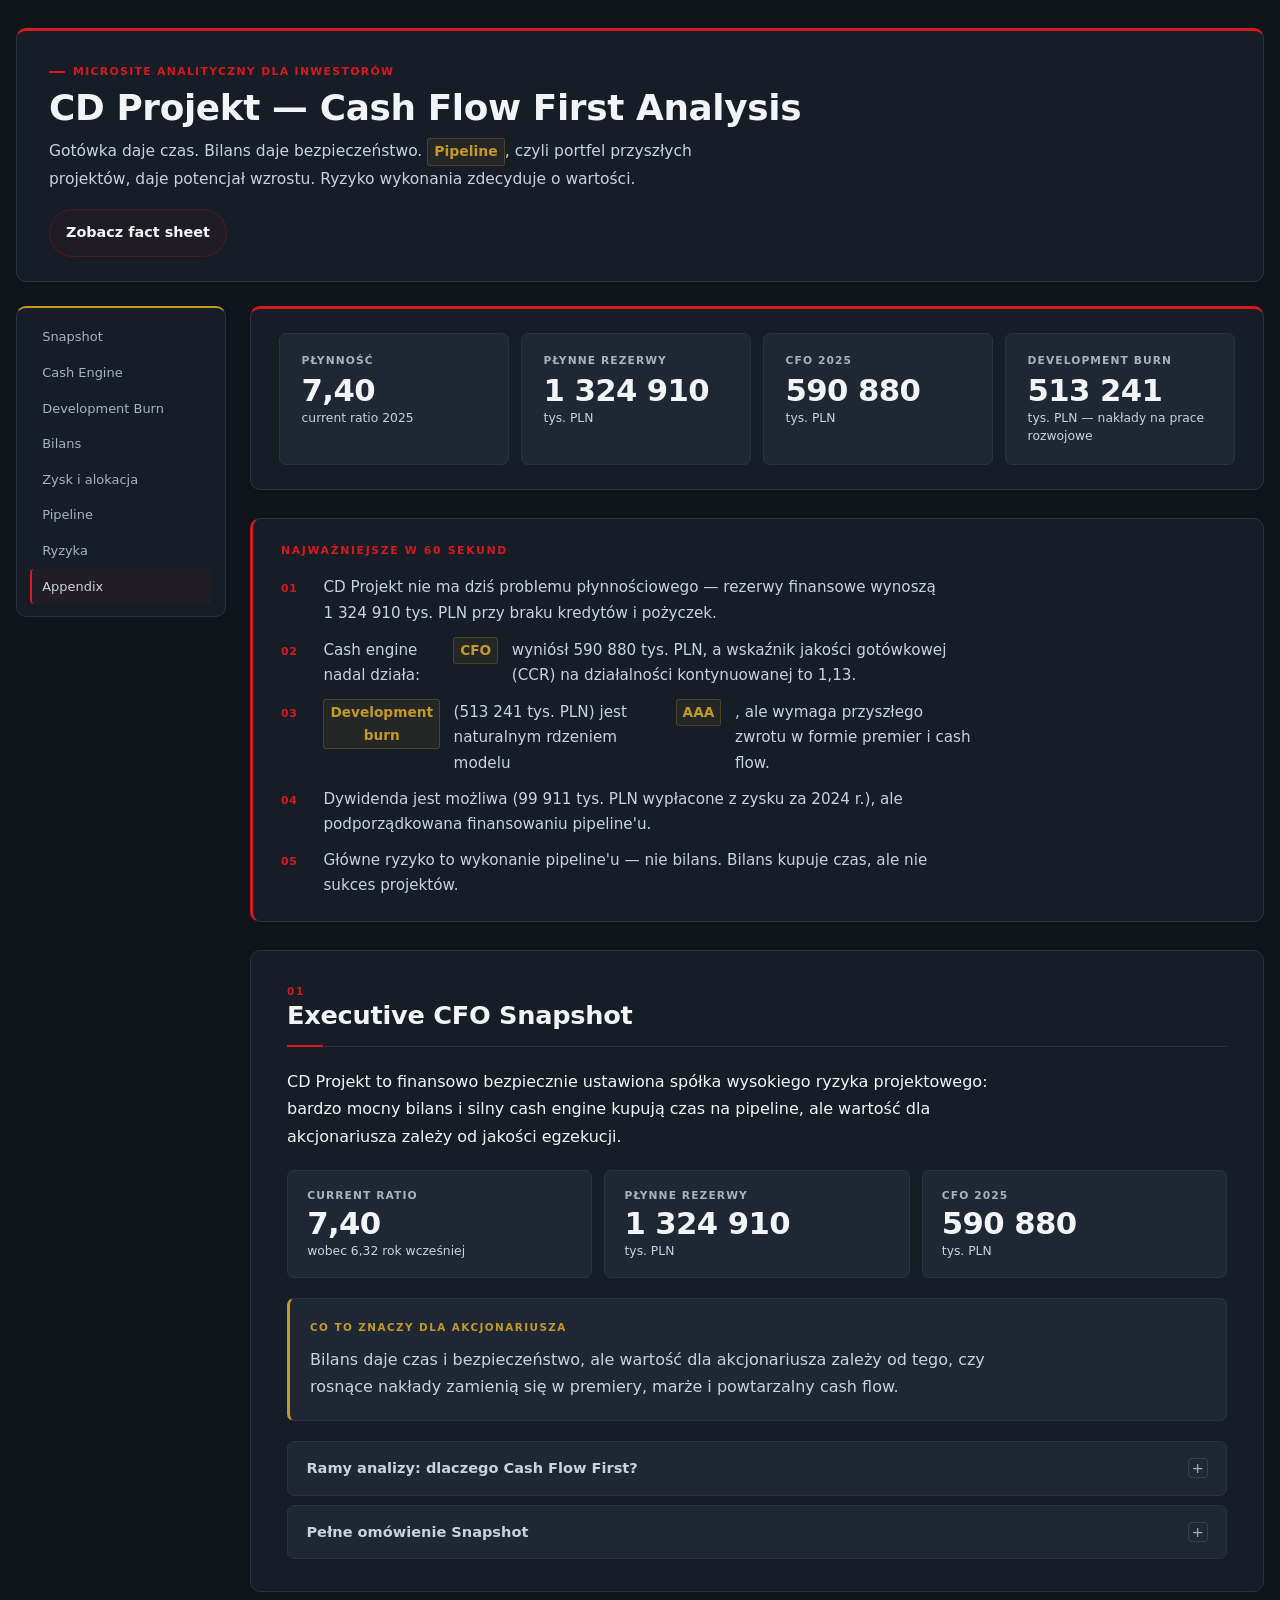
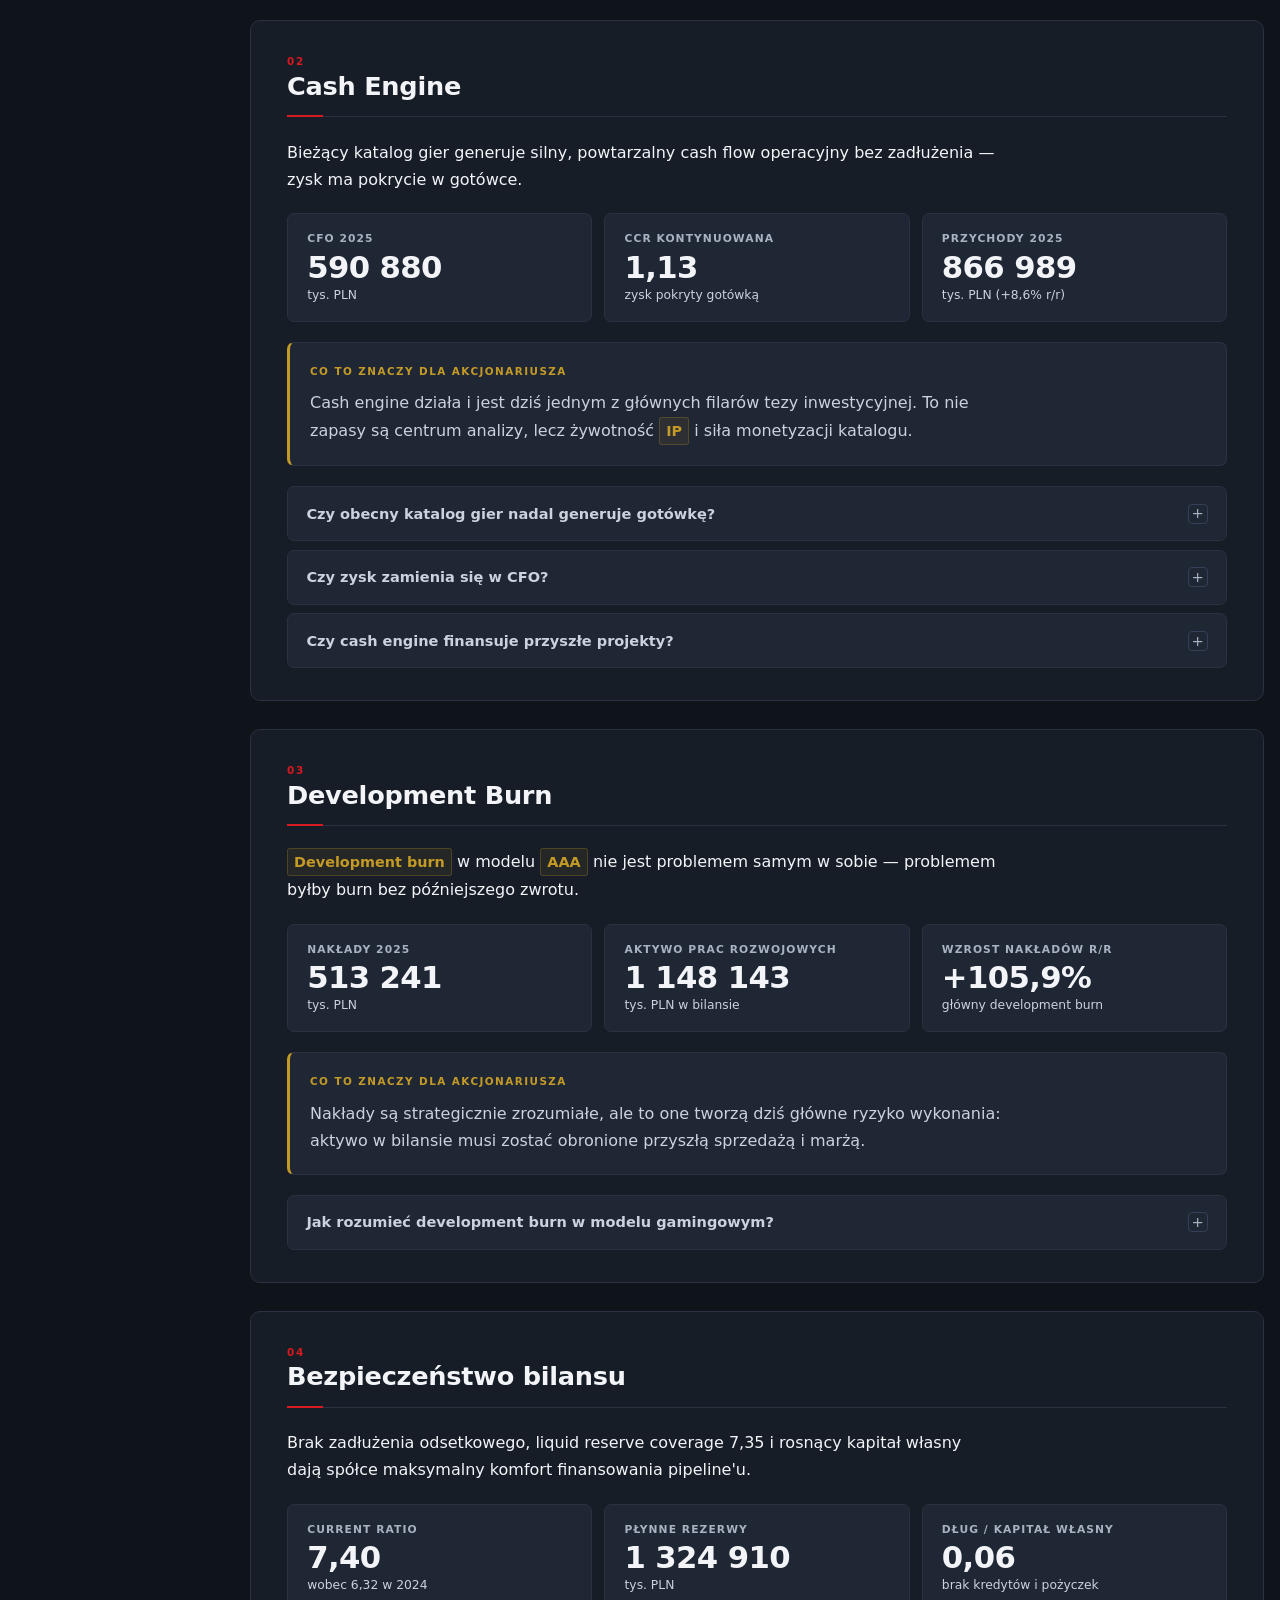
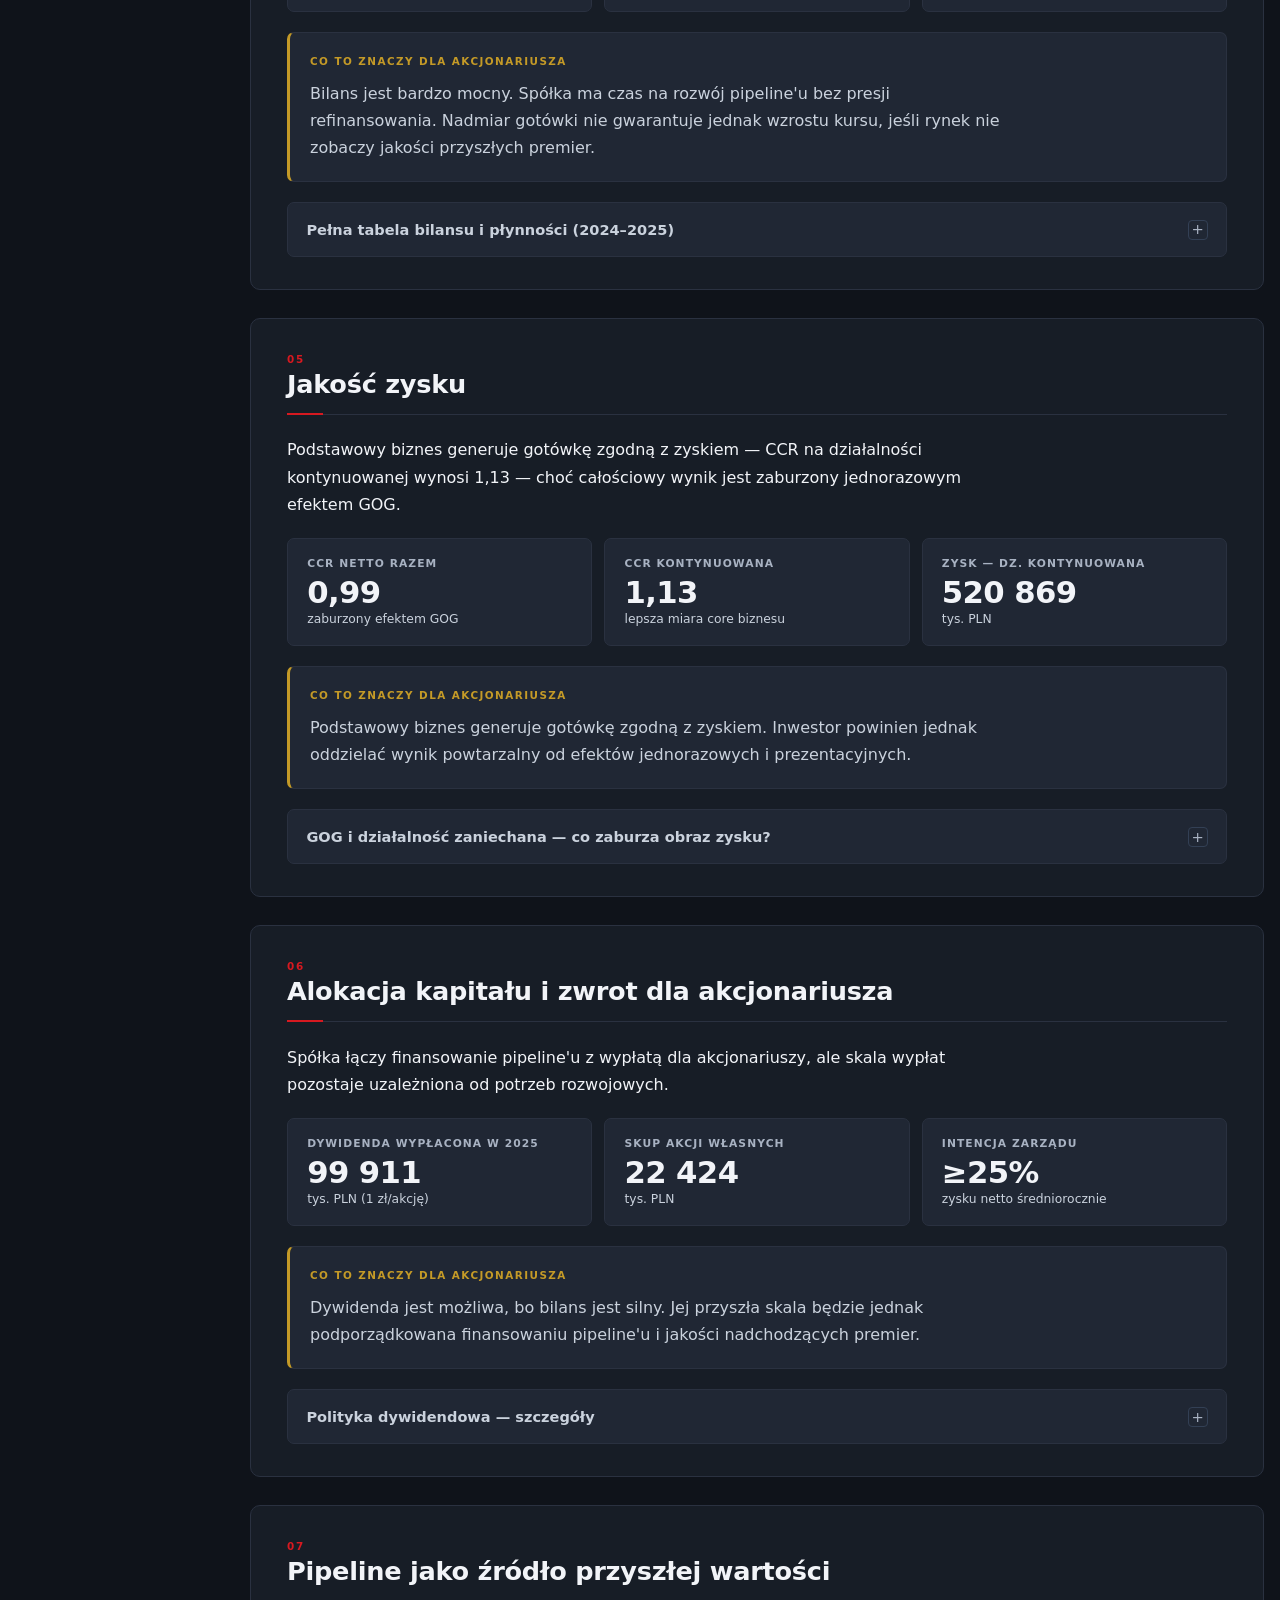
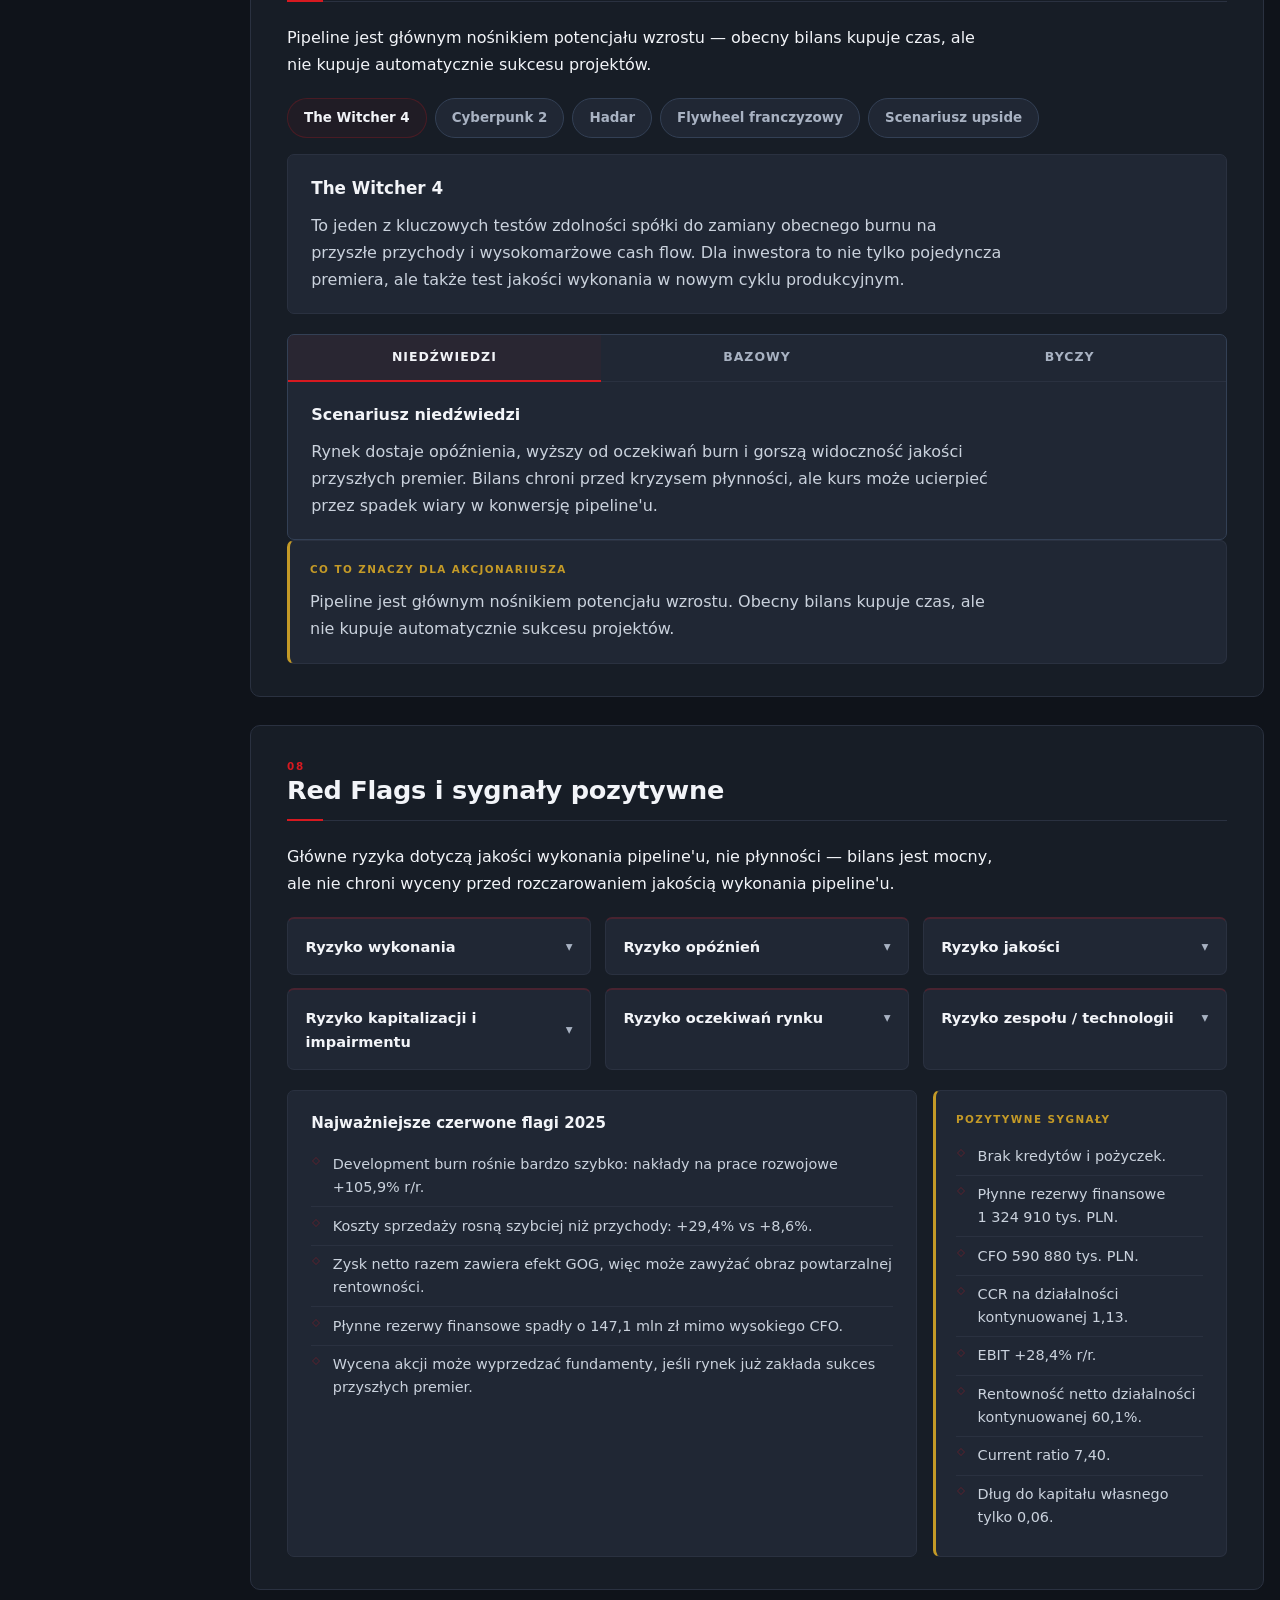
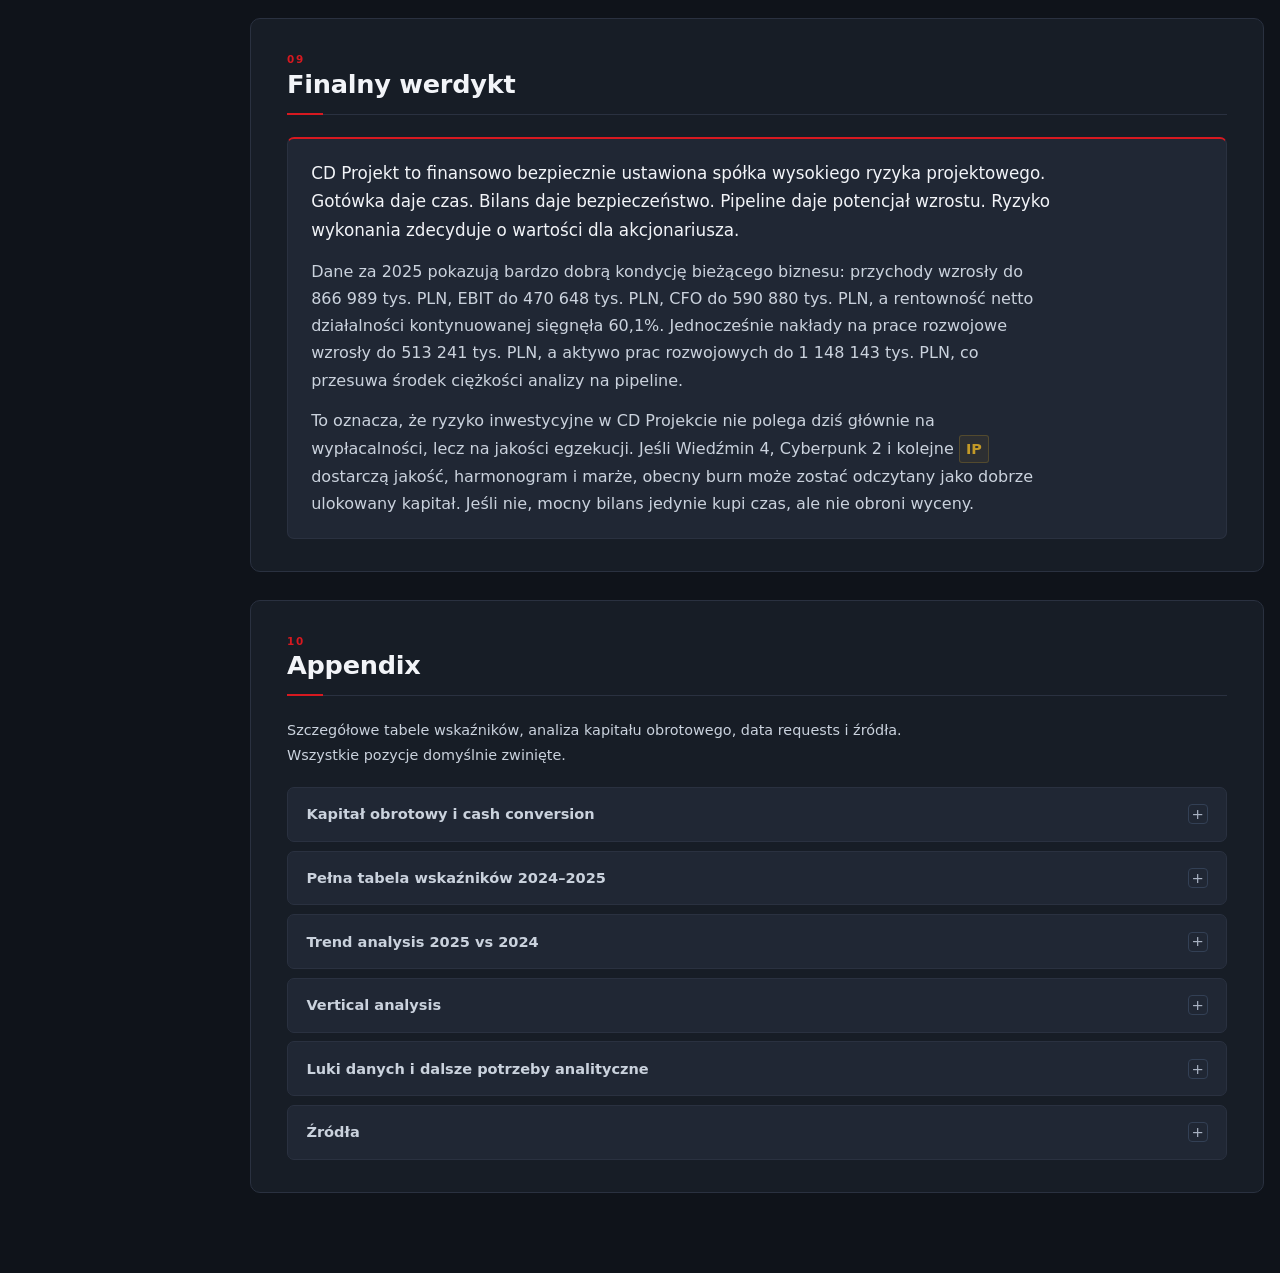
<file: docs/index.html>
<!DOCTYPE html>
<html lang="pl">
<head>
  <meta charset="UTF-8">
  <meta name="viewport" content="width=device-width, initial-scale=1.0">
  <meta name="description" content="CD Projekt — Cash Flow First Analysis. Edukacyjny microsite analityczny pokazujący CD Projekt przez pryzmat gotówki, bilansu i pipeline'u gier.">
  <title>CD Projekt — Cash Flow First Analysis</title>
  <link rel="stylesheet" href="style.css">
</head>
<body>
  <a class="skip-link" href="#main-content">Przejdź do treści</a>

  <div class="page-shell">

    <header class="site-header">
      <div class="brand-lockup">
        <span class="eyebrow">Microsite analityczny dla inwestorów</span>
        <h1>CD Projekt — Cash Flow First Analysis</h1>
        <p class="hero-thesis">Gotówka daje czas. Bilans daje bezpieczeństwo.
          <button class="glossary-term" type="button" data-term="pipeline">Pipeline</button>,
          czyli portfel przyszłych projektów, daje potencjał wzrostu.
          Ryzyko wykonania zdecyduje o wartości.</p>
        <p class="hero-actions">
  <a class="hero-button" href="fact-sheet.html">Zobacz fact sheet</a>
</p>
      </div>
    </header>

    <div class="layout-body">

      <!-- ===== SIDEBAR NAV ===== -->
      <nav class="section-nav" aria-label="Nawigacja po sekcjach">
        <button class="nav-toggle" type="button" aria-expanded="false" aria-controls="nav-list">Sekcje</button>
        <ul id="nav-list">
          <li><a href="#snapshot">Snapshot</a></li>
          <li><a href="#cash-engine">Cash Engine</a></li>
          <li><a href="#development-burn">Development Burn</a></li>
          <li><a href="#balance-sheet">Bilans</a></li>
          <li><a href="#quality">Zysk i alokacja</a></li>
          <li><a href="#pipeline">Pipeline</a></li>
          <li><a href="#red-flags">Ryzyka</a></li>
          <li><a href="#appendix">Appendix</a></li>
        </ul>
      </nav>

      <!-- ===== MAIN ===== -->
      <main id="main-content">

        <!-- HERO KPI -->
        <section class="hero-panel" aria-label="Kluczowe wskaźniki">
          <div class="hero-kpi-grid">
            <div class="hero-kpi">
              <span class="kpi-label">Płynność</span>
              <strong class="kpi-num">7,40</strong>
              <span class="kpi-meta">current ratio 2025</span>
            </div>
            <div class="hero-kpi">
              <span class="kpi-label">Płynne rezerwy</span>
              <strong class="kpi-num">1 324 910</strong>
              <span class="kpi-meta">tys. PLN</span>
            </div>
            <div class="hero-kpi">
              <span class="kpi-label">CFO 2025</span>
              <strong class="kpi-num">590 880</strong>
              <span class="kpi-meta">tys. PLN</span>
            </div>
            <div class="hero-kpi">
              <span class="kpi-label">Development burn</span>
              <strong class="kpi-num">513 241</strong>
              <span class="kpi-meta">tys. PLN — nakłady na prace rozwojowe</span>
            </div>
          </div>
        </section>

        <!-- NAJWAŻNIEJSZE W 60 SEKUND -->
        <section class="quick-read-section">
          <h2 class="quick-read-heading">Najważniejsze w 60 sekund</h2>
          <ol class="quick-read-list">
            <li>CD Projekt nie ma dziś problemu płynnościowego — rezerwy finansowe wynoszą 1&nbsp;324&nbsp;910 tys. PLN przy braku kredytów i pożyczek.</li>
            <li>Cash engine nadal działa: <button class="glossary-term" type="button" data-term="cfo">CFO</button> wyniósł 590&nbsp;880 tys. PLN, a wskaźnik jakości gotówkowej (CCR) na działalności kontynuowanej to 1,13.</li>
            <li><button class="glossary-term" type="button" data-term="development-burn">Development burn</button> (513&nbsp;241 tys. PLN) jest naturalnym rdzeniem modelu <button class="glossary-term" type="button" data-term="aaa">AAA</button>, ale wymaga przyszłego zwrotu w formie premier i cash flow.</li>
            <li>Dywidenda jest możliwa (99&nbsp;911 tys. PLN wypłacone z zysku za 2024 r.), ale podporządkowana finansowaniu pipeline'u.</li>
            <li>Główne ryzyko to wykonanie pipeline'u — nie bilans. Bilans kupuje czas, ale nie sukces projektów.</li>
          </ol>
        </section>

        <!-- 01 SNAPSHOT -->
        <section id="snapshot" class="content-section">
          <div class="section-heading">
            <p class="section-kicker">01</p>
            <h2>Executive CFO Snapshot</h2>
          </div>

          <p class="section-thesis">CD Projekt to finansowo bezpiecznie ustawiona spółka wysokiego ryzyka projektowego: bardzo mocny bilans i silny cash engine kupują czas na pipeline, ale wartość dla akcjonariusza zależy od jakości egzekucji.</p>

          <div class="kpi-trio">
            <div class="kpi-item">
              <span class="kpi-label">Current ratio</span>
              <strong class="kpi-num">7,40</strong>
              <span class="kpi-meta">wobec 6,32 rok wcześniej</span>
            </div>
            <div class="kpi-item">
              <span class="kpi-label">Płynne rezerwy</span>
              <strong class="kpi-num">1 324 910</strong>
              <span class="kpi-meta">tys. PLN</span>
            </div>
            <div class="kpi-item">
              <span class="kpi-label">CFO 2025</span>
              <strong class="kpi-num">590 880</strong>
              <span class="kpi-meta">tys. PLN</span>
            </div>
          </div>

          <aside class="takeaway-box">
            <h3>Co to znaczy dla akcjonariusza</h3>
            <p>Bilans daje czas i bezpieczeństwo, ale wartość dla akcjonariusza zależy od tego, czy rosnące nakłady zamienią się w premiery, marże i powtarzalny cash flow.</p>
          </aside>

          <div class="accordion-group">
            <article class="accordion-item">
              <h3><button class="accordion-trigger" type="button" aria-expanded="false">Ramy analizy: dlaczego Cash Flow First?</button></h3>
              <div class="accordion-panel" hidden>
                <p>CD Projekt nie powinien być analizowany jak typowa spółka produkcyjna. W modelu sprzedaży gier cyfrowych centrum analizy nie są zapasy, lecz trwałość monetyzacji istniejącego <button class="glossary-term" type="button" data-term="ip">IP</button>, siła długiego ogona sprzedaży, bezpieczeństwo bilansu i jakość wykonania kolejnych premier.</p>
                <p>Dlatego sekwencja analizy wygląda inaczej niż w klasycznym przemyśle: cash engine obecnego katalogu, development burn nowych projektów, bezpieczeństwo bilansu, alokacja kapitału, opcjonalność pipeline'u.</p>
                <p>To nie jest analiza oparta wyłącznie na bieżącym zysku. To analiza opcji na przyszły pipeline. Obecna gotówka i brak zadłużenia zmniejszają ryzyko przetrwania, ale nie eliminują ryzyka wykonania. Wartość akcji będzie zależeć od tego, czy nakłady na Wiedźmina 4, Cyberpunka 2 i kolejne <button class="glossary-term" type="button" data-term="ip">IP</button> zamienią się w wysokomarżowe premiery, sprzedaż długiego ogona i powtarzalny cash flow.</p>
              </div>
            </article>
            <article class="accordion-item">
              <h3><button class="accordion-trigger" type="button" aria-expanded="false">Pełne omówienie Snapshot</button></h3>
              <div class="accordion-panel" hidden>
                <p>CD Projekt wygląda dziś jak spółka z bardzo bezpiecznym bilansem: current ratio 7,40, liquid reserve coverage 7,35 oraz brak kredytów i pożyczek. <button class="glossary-term" type="button" data-term="cfo">CFO</button> w 2025 wyniósł 590&nbsp;880 tys. PLN i pokrywa zysk netto z działalności kontynuowanej, co potwierdza jakość gotówkową biznesu.</p>
                <p>Największe ryzyko nie leży w płynności, tylko w tym, że coraz więcej gotówki idzie w produkcję przyszłych gier — <button class="glossary-term" type="button" data-term="development-burn">development burn</button> w 2025 wyniósł 513&nbsp;241 tys. PLN. Kluczowe pytanie inwestora: czy <button class="glossary-term" type="button" data-term="pipeline">pipeline</button> przełoży się na nowe duże premiery.</p>
              </div>
            </article>
          </div>
        </section>

        <!-- 02 CASH ENGINE -->
        <section id="cash-engine" class="content-section">
          <div class="section-heading">
            <p class="section-kicker">02</p>
            <h2>Cash Engine</h2>
          </div>

          <p class="section-thesis">Bieżący katalog gier generuje silny, powtarzalny cash flow operacyjny bez zadłużenia — zysk ma pokrycie w gotówce.</p>

          <div class="kpi-trio">
            <div class="kpi-item">
              <span class="kpi-label">CFO 2025</span>
              <strong class="kpi-num">590 880</strong>
              <span class="kpi-meta">tys. PLN</span>
            </div>
            <div class="kpi-item">
              <span class="kpi-label">CCR kontynuowana</span>
              <strong class="kpi-num">1,13</strong>
              <span class="kpi-meta">zysk pokryty gotówką</span>
            </div>
            <div class="kpi-item">
              <span class="kpi-label">Przychody 2025</span>
              <strong class="kpi-num">866 989</strong>
              <span class="kpi-meta">tys. PLN (+8,6% r/r)</span>
            </div>
          </div>

          <aside class="takeaway-box">
            <h3>Co to znaczy dla akcjonariusza</h3>
            <p>Cash engine działa i jest dziś jednym z głównych filarów tezy inwestycyjnej. To nie zapasy są centrum analizy, lecz żywotność <button class="glossary-term" type="button" data-term="ip">IP</button> i siła monetyzacji katalogu.</p>
          </aside>

          <div class="accordion-group">
            <article class="accordion-item">
              <h3><button class="accordion-trigger" type="button" aria-expanded="false">Czy obecny katalog gier nadal generuje gotówkę?</button></h3>
              <div class="accordion-panel" hidden>
                <p>Tak. W CD Projekcie CFO pochodzi głównie ze sprzedaży już wydanych gier i dodatków. Cash engine działa, bo stare <button class="glossary-term" type="button" data-term="ip">IP</button> nadal monetyzuje się długo po premierze, a cyfrowy model sprzedaży nie wymaga ciężkiego finansowania zapasu jak w klasycznym przemyśle.</p>
              </div>
            </article>
            <article class="accordion-item">
              <h3><button class="accordion-trigger" type="button" aria-expanded="false">Czy zysk zamienia się w CFO?</button></h3>
              <div class="accordion-panel" hidden>
                <p>CFO 590&nbsp;880 tys. PLN jest wyższy od zysku netto z działalności kontynuowanej 520&nbsp;869 tys. PLN. CCR na działalności kontynuowanej wynosi 1,13, więc zysk ma pokrycie w gotówce. To jeden z najmocniejszych argumentów jakościowych po stronie bieżącego biznesu.</p>
                <p>Dla porządku: gotówka z biznesu kontynuowanego wyniosła 511&nbsp;661 tys. PLN — wskaźnik pomocniczy używany do oddzielenia podstawowego cash engine od efektów działalności zaniechanej; nie traktować jako standardowego wskaźnika MSSF.</p>
              </div>
            </article>
            <article class="accordion-item">
              <h3><button class="accordion-trigger" type="button" aria-expanded="false">Czy cash engine finansuje przyszłe projekty?</button></h3>
              <div class="accordion-panel" hidden>
                <p>W dużej mierze tak. Spółka finansuje rozwój bez kredytów i pożyczek, korzystając z gotówki wypracowanej przez katalog oraz z dużych płynnych rezerw. Jednocześnie spadek płynnych rezerw o 147&nbsp;124 tys. PLN pokazuje, że rozwój pipeline'u ma realny koszt nawet przy wysokim CFO.</p>
              </div>
            </article>
          </div>
        </section>

        <!-- 03 DEVELOPMENT BURN -->
        <section id="development-burn" class="content-section">
          <div class="section-heading">
            <p class="section-kicker">03</p>
            <h2>Development Burn</h2>
          </div>

          <p class="section-thesis"><button class="glossary-term" type="button" data-term="development-burn">Development burn</button> w modelu <button class="glossary-term" type="button" data-term="aaa">AAA</button> nie jest problemem samym w sobie — problemem byłby burn bez późniejszego zwrotu.</p>

          <div class="kpi-trio">
            <div class="kpi-item">
              <span class="kpi-label">Nakłady 2025</span>
              <strong class="kpi-num">513 241</strong>
              <span class="kpi-meta">tys. PLN</span>
            </div>
            <div class="kpi-item">
              <span class="kpi-label">Aktywo prac rozwojowych</span>
              <strong class="kpi-num">1 148 143</strong>
              <span class="kpi-meta">tys. PLN w bilansie</span>
            </div>
            <div class="kpi-item">
              <span class="kpi-label">Wzrost nakładów r/r</span>
              <strong class="kpi-num">+105,9%</strong>
              <span class="kpi-meta">główny development burn</span>
            </div>
          </div>

          <aside class="takeaway-box">
            <h3>Co to znaczy dla akcjonariusza</h3>
            <p>Nakłady są strategicznie zrozumiałe, ale to one tworzą dziś główne ryzyko wykonania: aktywo w bilansie musi zostać obronione przyszłą sprzedażą i marżą.</p>
          </aside>

          <div class="accordion-group">
            <article class="accordion-item">
              <h3><button class="accordion-trigger" type="button" aria-expanded="false">Jak rozumieć development burn w modelu gamingowym?</button></h3>
              <div class="accordion-panel" hidden>
                <p>Development burn, czyli gotówka i nakłady pochłaniane przez produkcję nowych gier, w modelu AAA nie jest „problemem samym w sobie", bo rozwój dużych produkcji jest sednem biznesu.</p>
                <p>Problem pojawiłby się dopiero wtedy, gdyby rosnące nakłady nie zamieniły się w przyszłe premiery, przychody i cash flow. W 2025 nakłady na prace rozwojowe wyniosły 513&nbsp;241 tys. PLN, a wartość aktywa „nakłady na prace rozwojowe" wzrosła do 1&nbsp;148&nbsp;143 tys. PLN.</p>
                <blockquote class="signal-block">Development burn nie jest wadą samą w sobie. To paliwo przyszłej wartości. Problemem byłby burn bez późniejszego zwrotu.</blockquote>
              </div>
            </article>
          </div>
        </section>

        <!-- 04 BILANS -->
        <section id="balance-sheet" class="content-section">
          <div class="section-heading">
            <p class="section-kicker">04</p>
            <h2>Bezpieczeństwo bilansu</h2>
          </div>

          <p class="section-thesis">Brak zadłużenia odsetkowego, liquid reserve coverage 7,35 i rosnący kapitał własny dają spółce maksymalny komfort finansowania pipeline'u.</p>

          <div class="kpi-trio">
            <div class="kpi-item">
              <span class="kpi-label">Current ratio</span>
              <strong class="kpi-num">7,40</strong>
              <span class="kpi-meta">wobec 6,32 w 2024</span>
            </div>
            <div class="kpi-item">
              <span class="kpi-label">Płynne rezerwy</span>
              <strong class="kpi-num">1 324 910</strong>
              <span class="kpi-meta">tys. PLN</span>
            </div>
            <div class="kpi-item">
              <span class="kpi-label">Dług / kapitał własny</span>
              <strong class="kpi-num">0,06</strong>
              <span class="kpi-meta">brak kredytów i pożyczek</span>
            </div>
          </div>

          <aside class="takeaway-box">
            <h3>Co to znaczy dla akcjonariusza</h3>
            <p>Bilans jest bardzo mocny. Spółka ma czas na rozwój pipeline'u bez presji refinansowania. Nadmiar gotówki nie gwarantuje jednak wzrostu kursu, jeśli rynek nie zobaczy jakości przyszłych premier.</p>
          </aside>

          <div class="accordion-group">
            <article class="accordion-item">
              <h3><button class="accordion-trigger" type="button" aria-expanded="false">Pełna tabela bilansu i płynności (2024–2025)</button></h3>
              <div class="accordion-panel" hidden>
                <div class="data-table-card">
                  <table>
                    <caption>Bilans i płynność — 2025 vs 2024 (dane w tys. PLN, 2024 jako dane przekształcone)</caption>
                    <thead>
                      <tr>
                        <th scope="col">Pozycja</th>
                        <th scope="col">2024</th>
                        <th scope="col">2025</th>
                        <th scope="col">Komentarz</th>
                      </tr>
                    </thead>
                    <tbody>
                      <tr><th scope="row">Płynne rezerwy finansowe</th><td>1 472 034</td><td>1 324 910</td><td>Nadal bardzo wysoka poduszka płynności.</td></tr>
                      <tr><th scope="row">Środki pieniężne i ekwiwalenty</th><td>124 886</td><td>114 115</td><td>Sama gotówka to tylko część rezerw; ważne są też lokaty i obligacje.</td></tr>
                      <tr><th scope="row">Kapitał własny</th><td>2 774 059</td><td>3 289 859</td><td>Finansuje 93,9% aktywów w 2025.</td></tr>
                      <tr><th scope="row">Zobowiązania razem</th><td>252 379</td><td>213 461</td><td>Niski ciężar zobowiązań względem skali aktywów.</td></tr>
                      <tr><th scope="row">Zobowiązania krótkoterminowe</th><td>229 805</td><td>180 304</td><td>Niska presja refinansowania.</td></tr>
                      <tr><th scope="row">Current ratio</th><td>6,32</td><td>7,40</td><td>Wyraźna poprawa płynności krótkoterminowej.</td></tr>
                      <tr><th scope="row">Liquid reserve coverage</th><td>6,41</td><td>7,35</td><td>Rezerwy wielokrotnie pokrywają zobowiązania bieżące.</td></tr>
                      <tr><th scope="row">Kredyty i pożyczki</th><td>0</td><td>0</td><td>Brak zadłużenia odsetkowego.</td></tr>
                    </tbody>
                  </table>
                </div>
                <div class="note-card" style="margin-top:1rem">
                  <h3>Test spójności bilansu</h3>
                  <p>2025: Aktywa razem 3&nbsp;503&nbsp;320 = Kapitał własny 3&nbsp;289&nbsp;859 + Zobowiązania razem 213&nbsp;461. Bilans spójny.</p>
                  <p>2024: Aktywa razem 3&nbsp;026&nbsp;438 = Kapitał własny 2&nbsp;774&nbsp;059 + Zobowiązania razem 252&nbsp;379. Bilans spójny.</p>
                </div>
              </div>
            </article>
          </div>
        </section>

        <!-- 05 JAKOŚĆ ZYSKU -->
        <section id="quality" class="content-section">
          <div class="section-heading">
            <p class="section-kicker">05</p>
            <h2>Jakość zysku</h2>
          </div>

          <p class="section-thesis">Podstawowy biznes generuje gotówkę zgodną z zyskiem — CCR na działalności kontynuowanej wynosi 1,13 — choć całościowy wynik jest zaburzony jednorazowym efektem GOG.</p>

          <div class="kpi-trio">
            <div class="kpi-item">
              <span class="kpi-label">CCR netto razem</span>
              <strong class="kpi-num">0,99</strong>
              <span class="kpi-meta">zaburzony efektem GOG</span>
            </div>
            <div class="kpi-item">
              <span class="kpi-label">CCR kontynuowana</span>
              <strong class="kpi-num">1,13</strong>
              <span class="kpi-meta">lepsza miara core biznesu</span>
            </div>
            <div class="kpi-item">
              <span class="kpi-label">Zysk — dz. kontynuowana</span>
              <strong class="kpi-num">520 869</strong>
              <span class="kpi-meta">tys. PLN</span>
            </div>
          </div>

          <aside class="takeaway-box">
            <h3>Co to znaczy dla akcjonariusza</h3>
            <p>Podstawowy biznes generuje gotówkę zgodną z zyskiem. Inwestor powinien jednak oddzielać wynik powtarzalny od efektów jednorazowych i prezentacyjnych.</p>
          </aside>

          <div class="accordion-group">
            <article class="accordion-item">
              <h3><button class="accordion-trigger" type="button" aria-expanded="false">GOG i działalność zaniechana — co zaburza obraz zysku?</button></h3>
              <div class="accordion-panel" hidden>
                <p>Zysk księgowy i gotówka to nie to samo. <button class="glossary-term" type="button" data-term="amortization">Amortyzacja nakładów na prace rozwojowe</button> jest kosztem niegotówkowym, więc sama z siebie nie tworzy gotówki, choć może wspierać tarczę podatkową.</p>
                <p>CCR na zysku netto razem wyniósł 0,99, czyli prawie 1, ale ten wynik jest zaniżony przez jednorazowy efekt <button class="glossary-term" type="button" data-term="gog">działalności zaniechanej / GOG</button>. W 2025 zysk netto razem zawiera 73&nbsp;839 tys. PLN z działalności zaniechanej, czyli efekt związany z segmentem GOG.</p>
                <p>Dlatego w analizie jakości biznesu lepiej patrzeć osobno na wynik z działalności kontynuowanej: 520&nbsp;869 tys. PLN. GOG poprawia wynik netto razem, ale nie powinien być traktowany jako powtarzalny element cash engine CD Projekt RED.</p>
              </div>
            </article>
          </div>
        </section>

        <!-- 06 ALOKACJA KAPITAŁU -->
        <section id="capital-allocation" class="content-section">
          <div class="section-heading">
            <p class="section-kicker">06</p>
            <h2>Alokacja kapitału i zwrot dla akcjonariusza</h2>
          </div>

          <p class="section-thesis">Spółka łączy finansowanie pipeline'u z wypłatą dla akcjonariuszy, ale skala wypłat pozostaje uzależniona od potrzeb rozwojowych.</p>

          <div class="kpi-trio">
            <div class="kpi-item">
              <span class="kpi-label">Dywidenda wypłacona w 2025</span>
              <strong class="kpi-num">99 911</strong>
              <span class="kpi-meta">tys. PLN (1 zł/akcję)</span>
            </div>
            <div class="kpi-item">
              <span class="kpi-label">Skup akcji własnych</span>
              <strong class="kpi-num">22 424</strong>
              <span class="kpi-meta">tys. PLN</span>
            </div>
            <div class="kpi-item">
              <span class="kpi-label">Intencja zarządu</span>
              <strong class="kpi-num">≥25%</strong>
              <span class="kpi-meta">zysku netto średniorocznie</span>
            </div>
          </div>

          <aside class="takeaway-box">
            <h3>Co to znaczy dla akcjonariusza</h3>
            <p>Dywidenda jest możliwa, bo bilans jest silny. Jej przyszła skala będzie jednak podporządkowana finansowaniu pipeline'u i jakości nadchodzących premier.</p>
          </aside>

          <div class="accordion-group">
            <article class="accordion-item">
              <h3><button class="accordion-trigger" type="button" aria-expanded="false">Polityka dywidendowa — szczegóły</button></h3>
              <div class="accordion-panel" hidden>
                <p>W 2025 CD Projekt połączył finansowanie developmentu z wypłatą dla akcjonariuszy. Dywidenda wypłacona w 2025 r. z zysku za 2024 r. wyniosła 99&nbsp;911 tys. PLN, czyli 1 zł na akcję, a skup akcji własnych związany z programem motywacyjnym pochłonął 22&nbsp;424 tys. PLN.</p>
                <p>Spółka ma politykę dywidendową od 2025 r. Intencją Zarządu jest rekomendowanie wypłat dywidendy w wysokości co najmniej 25% zysku netto średniorocznie, z możliwością opóźnienia wypłaty. To sygnał, że zarząd widzi miejsce na zwrot dla akcjonariusza, ale skala wypłat pozostanie zależna od potrzeb finansowania pipeline'u i nie powinna być traktowana jako automatyczna.</p>
              </div>
            </article>
          </div>
        </section>

        <!-- 07 PIPELINE -->
        <section id="pipeline" class="content-section">
          <div class="section-heading">
            <p class="section-kicker">07</p>
            <h2>Pipeline jako źródło przyszłej wartości</h2>
          </div>

          <p class="section-thesis">Pipeline jest głównym nośnikiem potencjału wzrostu — obecny bilans kupuje czas, ale nie kupuje automatycznie sukcesu projektów.</p>

          <div class="timeline" role="list" aria-label="Oś pipeline'u">
            <button class="timeline-item is-active" type="button" role="listitem" data-timeline="witcher4">The Witcher 4</button>
            <button class="timeline-item" type="button" role="listitem" data-timeline="cyberpunk2">Cyberpunk 2</button>
            <button class="timeline-item" type="button" role="listitem" data-timeline="hadar">Hadar</button>
            <button class="timeline-item" type="button" role="listitem" data-timeline="flywheel">Flywheel franczyzowy</button>
            <button class="timeline-item" type="button" role="listitem" data-timeline="upside">Scenariusz upside</button>
          </div>
          <div class="timeline-detail">
            <article class="timeline-panel is-active" data-panel="witcher4">
              <h3>The Witcher 4</h3>
              <p>To jeden z kluczowych testów zdolności spółki do zamiany obecnego burnu na przyszłe przychody i wysokomarżowe cash flow. Dla inwestora to nie tylko pojedyncza premiera, ale także test jakości wykonania w nowym cyklu produkcyjnym.</p>
            </article>
            <article class="timeline-panel" data-panel="cyberpunk2" hidden>
              <h3>Cyberpunk 2</h3>
              <p>Projekt wzmacnia długoterminową opcjonalność pipeline'u. Rynek będzie patrzył nie tylko na datę premiery, lecz także na sygnały dotyczące budżetu, jakości i potencjału długiego ogona monetyzacji.</p>
            </article>
            <article class="timeline-panel" data-panel="hadar" hidden>
              <h3>Hadar</h3>
              <p>Nowe <button class="glossary-term" type="button" data-term="ip">IP</button> zwiększa przestrzeń do wzrostu, ale równocześnie podnosi ryzyko wykonawcze. To typ upside, który może znacząco zwiększyć wartość, lecz wymaga cierpliwości i kapitału.</p>
            </article>
            <article class="timeline-panel" data-panel="flywheel" hidden>
              <h3>Flywheel franczyzowy</h3>
              <p>W idealnym scenariuszu spółka monetyzuje nie jednorazową premierę, ale cały cykl życia marki: sequele, dodatki, odświeżenia, sprzedaż cyfrową i rozpoznawalność uniwersum.</p>
            </article>
            <article class="timeline-panel" data-panel="upside" hidden>
              <h3>Scenariusz upside</h3>
              <p>Potencjał wzrostu należy traktować jako scenariusz warunkowy, a nie jako dowód. Pokazuje skalę możliwości, jeśli pipeline zostanie dostarczony jakościowo i terminowo.</p>
              <p>Program motywacyjny jest sygnałem ambicji zarządu, ale nie jest prognozą finansową.</p>
            </article>
          </div>

          <div class="scenario-switcher" aria-label="Scenariusze wyceny bez modelu liczbowego">
            <div class="scenario-tabs" role="tablist" aria-label="Zakładki scenariuszy">
              <button class="scenario-tab is-active" type="button" role="tab" aria-selected="true" data-scenario="bear">Niedźwiedzi</button>
              <button class="scenario-tab" type="button" role="tab" aria-selected="false" data-scenario="base">Bazowy</button>
              <button class="scenario-tab" type="button" role="tab" aria-selected="false" data-scenario="bull">Byczy</button>
            </div>
            <div class="scenario-panels">
              <article class="scenario-panel is-active" data-scenario-panel="bear">
                <h3>Scenariusz niedźwiedzi</h3>
                <p>Rynek dostaje opóźnienia, wyższy od oczekiwań burn i gorszą widoczność jakości przyszłych premier. Bilans chroni przed kryzysem płynności, ale kurs może ucierpieć przez spadek wiary w konwersję pipeline'u.</p>
              </article>
              <article class="scenario-panel" data-scenario-panel="base" hidden>
                <h3>Scenariusz bazowy</h3>
                <p>Cash engine z obecnego katalogu utrzymuje się, development burn pozostaje wysoki, a rynek stopniowo dostaje kolejne potwierdzenia harmonogramu i jakości projektów. To scenariusz cierpliwego budowania wartości, nie natychmiastowej eksplozji wyników.</p>
              </article>
              <article class="scenario-panel" data-scenario-panel="bull" hidden>
                <h3>Scenariusz byczy</h3>
                <p>Wiedźmin 4, Cyberpunk 2 i kolejne <button class="glossary-term" type="button" data-term="ip">IP</button> przekładają się na mocne premiery, wysokie marże i powtarzalny cash flow. W takim układzie dzisiejszy development burn okazuje się dobrze ulokowanym kapitałem, a nie ciężarem.</p>
              </article>
            </div>
          </div>

          <aside class="takeaway-box">
            <h3>Co to znaczy dla akcjonariusza</h3>
            <p>Pipeline jest głównym nośnikiem potencjału wzrostu. Obecny bilans kupuje czas, ale nie kupuje automatycznie sukcesu projektów.</p>
          </aside>
        </section>

        <!-- 08 RED FLAGS -->
        <section id="red-flags" class="content-section">
          <div class="section-heading">
            <p class="section-kicker">08</p>
            <h2>Red Flags i sygnały pozytywne</h2>
          </div>

          <p class="section-thesis">Główne ryzyka dotyczą jakości wykonania pipeline'u, nie płynności — bilans jest mocny, ale nie chroni wyceny przed rozczarowaniem jakością wykonania pipeline'u.</p>

          <div class="risk-grid">
            <article class="risk-card">
              <button class="risk-trigger" type="button" aria-expanded="false"><span>Ryzyko wykonania</span></button>
              <div class="risk-body" hidden>
                <p><strong>Dlaczego to ważne:</strong> Nawet bardzo mocny bilans nie obroni wyceny, jeśli spółka nie dostarczy jakości i harmonogramu premier.</p>
                <p><strong>Na co patrzeć:</strong> Sygnały o postępie prac, jakości milestone'ów i zmianach priorytetów projektowych.</p>
                <p><strong>Potencjalny wpływ:</strong> Rozczarowanie wykonaniem może obniżyć mnożniki rynkowe mimo dobrej płynności.</p>
              </div>
            </article>
            <article class="risk-card">
              <button class="risk-trigger" type="button" aria-expanded="false"><span>Ryzyko opóźnień</span></button>
              <div class="risk-body" hidden>
                <p><strong>Dlaczego to ważne:</strong> Opóźnienia wydłużają okres, w którym gotówka jest konsumowana przez development bez monetyzacji.</p>
                <p><strong>Na co patrzeć:</strong> Harmonogram milestone'ów, komunikację zarządu i przesunięcia zasobów między projektami.</p>
                <p><strong>Potencjalny wpływ:</strong> Dłuższy runway do premiery może zwiększać burn i obniżać zaufanie rynku.</p>
              </div>
            </article>
            <article class="risk-card">
              <button class="risk-trigger" type="button" aria-expanded="false"><span>Ryzyko jakości</span></button>
              <div class="risk-body" hidden>
                <p><strong>Dlaczego to ważne:</strong> W modelu <button class="glossary-term" type="button" data-term="ip">IP</button> jakość premiery wpływa na sprzedaż dnia pierwszego, długi ogon i reputację franczyzy.</p>
                <p><strong>Na co patrzeć:</strong> Opinie graczy, gotowość technologiczną i tempo szlifowania produktu przed premierą.</p>
                <p><strong>Potencjalny wpływ:</strong> Słaba jakość może zniszczyć stopę zwrotu z kilkuletnich nakładów rozwojowych.</p>
              </div>
            </article>
            <article class="risk-card">
              <button class="risk-trigger" type="button" aria-expanded="false"><span>Ryzyko kapitalizacji i impairmentu</span></button>
              <div class="risk-body" hidden>
                <p><strong>Dlaczego to ważne:</strong> Rosnące aktywo prac rozwojowych musi zostać obronione przyszłą sprzedażą i marżą.</p>
                <p><strong>Na co patrzeć:</strong> Założenia kapitalizacji, tempo <button class="glossary-term" type="button" data-term="amortization">amortyzacji</button> i ewentualne przesłanki utraty wartości.</p>
                <p><strong>Potencjalny wpływ:</strong> Gorsza konwersja projektu może skończyć się presją na wynik i narrację inwestorską.</p>
              </div>
            </article>
            <article class="risk-card">
              <button class="risk-trigger" type="button" aria-expanded="false"><span>Ryzyko oczekiwań rynku</span></button>
              <div class="risk-body" hidden>
                <p><strong>Dlaczego to ważne:</strong> Kurs może już dyskontować sukces przyszłych premier szybciej niż rosną fundamenty.</p>
                <p><strong>Na co patrzeć:</strong> Relację wyceny do jakości komunikowanych postępów pipeline'u.</p>
                <p><strong>Potencjalny wpływ:</strong> Nawet solidne wyniki bieżące mogą nie wystarczyć, jeśli oczekiwania były wyższe.</p>
              </div>
            </article>
            <article class="risk-card">
              <button class="risk-trigger" type="button" aria-expanded="false"><span>Ryzyko zespołu / technologii</span></button>
              <div class="risk-body" hidden>
                <p><strong>Dlaczego to ważne:</strong> Wielostudiowy model produkcji zwiększa złożoność zarządzania ludźmi, narzędziami i odpowiedzialnością.</p>
                <p><strong>Na co patrzeć:</strong> Skalowanie zespołów, spójność technologii oraz tempo współpracy między lokalizacjami.</p>
                <p><strong>Potencjalny wpływ:</strong> Problemy organizacyjne mogą przełożyć się na opóźnienia, wzrost kosztów i spadek jakości.</p>
              </div>
            </article>
          </div>

          <div class="section-grid">
            <div class="note-card">
              <h3>Najważniejsze czerwone flagi 2025</h3>
              <ul class="bullet-list">
                <li>Development burn rośnie bardzo szybko: nakłady na prace rozwojowe +105,9% r/r.</li>
                <li>Koszty sprzedaży rosną szybciej niż przychody: +29,4% vs +8,6%.</li>
                <li>Zysk netto razem zawiera efekt GOG, więc może zawyżać obraz powtarzalnej rentowności.</li>
                <li>Płynne rezerwy finansowe spadły o 147,1 mln zł mimo wysokiego CFO.</li>
                <li>Wycena akcji może wyprzedzać fundamenty, jeśli rynek już zakłada sukces przyszłych premier.</li>
              </ul>
            </div>
            <aside class="takeaway-box">
              <h3>Pozytywne sygnały</h3>
              <ul class="bullet-list">
                <li>Brak kredytów i pożyczek.</li>
                <li>Płynne rezerwy finansowe 1&nbsp;324&nbsp;910 tys. PLN.</li>
                <li>CFO 590&nbsp;880 tys. PLN.</li>
                <li>CCR na działalności kontynuowanej 1,13.</li>
                <li>EBIT +28,4% r/r.</li>
                <li>Rentowność netto działalności kontynuowanej 60,1%.</li>
                <li>Current ratio 7,40.</li>
                <li>Dług do kapitału własnego tylko 0,06.</li>
              </ul>
            </aside>
          </div>
        </section>

        <!-- 09 FINALNY WERDYKT -->
        <section id="final-view" class="content-section">
          <div class="section-heading">
            <p class="section-kicker">09</p>
            <h2>Finalny werdykt</h2>
          </div>
          <div class="prose-card final-view-card">
            <p>CD Projekt to finansowo bezpiecznie ustawiona spółka wysokiego ryzyka projektowego. Gotówka daje czas. Bilans daje bezpieczeństwo. Pipeline daje potencjał wzrostu. Ryzyko wykonania zdecyduje o wartości dla akcjonariusza.</p>
            <p>Dane za 2025 pokazują bardzo dobrą kondycję bieżącego biznesu: przychody wzrosły do 866&nbsp;989 tys. PLN, EBIT do 470&nbsp;648 tys. PLN, CFO do 590&nbsp;880 tys. PLN, a rentowność netto działalności kontynuowanej sięgnęła 60,1%. Jednocześnie nakłady na prace rozwojowe wzrosły do 513&nbsp;241 tys. PLN, a aktywo prac rozwojowych do 1&nbsp;148&nbsp;143 tys. PLN, co przesuwa środek ciężkości analizy na pipeline.</p>
            <p>To oznacza, że ryzyko inwestycyjne w CD Projekcie nie polega dziś głównie na wypłacalności, lecz na jakości egzekucji. Jeśli Wiedźmin 4, Cyberpunk 2 i kolejne <button class="glossary-term" type="button" data-term="ip">IP</button> dostarczą jakość, harmonogram i marże, obecny burn może zostać odczytany jako dobrze ulokowany kapitał. Jeśli nie, mocny bilans jedynie kupi czas, ale nie obroni wyceny.</p>
          </div>
        </section>

        <!-- 10 APPENDIX -->
        <section id="appendix" class="content-section">
          <div class="section-heading">
            <p class="section-kicker">10</p>
            <h2>Appendix</h2>
          </div>
          <p class="section-intro">Szczegółowe tabele wskaźników, analiza kapitału obrotowego, data requests i źródła. Wszystkie pozycje domyślnie zwinięte.</p>

          <div class="accordion-group">

            <article class="accordion-item">
              <h3><button class="accordion-trigger" type="button" aria-expanded="false">Kapitał obrotowy i cash conversion</button></h3>
              <div class="accordion-panel" hidden>
                <p>CCC jest ujemny: -151 dni w 2025 wobec -184 dni w 2024. Sugeruje to, że kapitał obrotowy nie blokuje gotówki, ale klasyczny model DSO/DIO/DPO lepiej pasuje do przemysłu i handlu niż do cyfrowego modelu sprzedaży gier.</p>
                <p>Pogorszenie CCC z -184 do -151 dni wynika głównie ze spadku DPO. Głównym magazynem wartości są nakłady na gry w produkcji, nie zapasy czy należności.</p>
                <aside class="takeaway-box" style="margin:1rem 0">
                  <h3>Wniosek inwestora</h3>
                  <p>Working capital jest użyteczny jako check pomocniczy, ale nie powinien przesłaniać pipeline'u, harmonogramu premier i kapitalizacji developmentu.</p>
                </aside>
                <div class="data-table-card">
                  <table>
                    <caption>Kapitał obrotowy i cash conversion</caption>
                    <thead>
                      <tr><th scope="col">Pozycja</th><th scope="col">2024</th><th scope="col">2025</th><th scope="col">Komentarz</th></tr>
                    </thead>
                    <tbody>
                      <tr><th scope="row">KON</th><td>83 454</td><td>81 273</td><td>Zmiana KON = -2 181 tys. PLN.</td></tr>
                      <tr><th scope="row">DSO</th><td>77 dni</td><td>53 dni</td><td>Poprawa ściągalności należności.</td></tr>
                      <tr><th scope="row">DIO</th><td>6 dni</td><td>11 dni</td><td>Nadal mało istotne wobec modelu cyfrowego.</td></tr>
                      <tr><th scope="row">DPO</th><td>266 dni</td><td>215 dni</td><td>Niższe DPO pogarsza CCC.</td></tr>
                      <tr><th scope="row">CCC</th><td>-184 dni</td><td>-151 dni</td><td>Nadal ujemny, ale mniej korzystny niż rok wcześniej.</td></tr>
                      <tr><th scope="row">Cash Flow Sales</th><td>n/d</td><td>472 829</td><td>Liczony jako EBIT minus zmiana KON; substytut: EBIT.</td></tr>
                    </tbody>
                  </table>
                </div>
              </div>
            </article>

            <article class="accordion-item">
              <h3><button class="accordion-trigger" type="button" aria-expanded="false">Pełna tabela wskaźników 2024–2025</button></h3>
              <div class="accordion-panel" hidden>
                <div class="data-table-card">
                  <table>
                    <caption>Pełna tabela wskaźników 2024–2025</caption>
                    <thead>
                      <tr><th scope="col">Wskaźnik</th><th scope="col">2024</th><th scope="col">2025</th></tr>
                    </thead>
                    <tbody>
                      <tr><th scope="row">Current Ratio</th><td>6,32</td><td>7,40</td></tr>
                      <tr><th scope="row">Quick Ratio</th><td>6,31</td><td>7,39</td></tr>
                      <tr><th scope="row">Cash Ratio</th><td>0,54</td><td>0,63</td></tr>
                      <tr><th scope="row">Liquid Reserve Coverage</th><td>6,41</td><td>7,35</td></tr>
                      <tr><th scope="row">Debt to Equity</th><td>0,09</td><td>0,06</td></tr>
                      <tr><th scope="row">Debt to Assets</th><td>0,08</td><td>0,06</td></tr>
                      <tr><th scope="row">Interest Coverage</th><td>n/d</td><td>n/d</td></tr>
                      <tr><th scope="row">Net Profit Margin — zysk netto razem</th><td>55,64%</td><td>68,59%</td></tr>
                      <tr><th scope="row">Net Profit Margin — działalność kontynuowana</th><td>55,49%</td><td>60,08%</td></tr>
                      <tr><th scope="row">ROA</th><td>14,68%</td><td>16,98%</td></tr>
                      <tr><th scope="row">ROE</th><td>16,02%</td><td>18,08%</td></tr>
                      <tr><th scope="row">CCR — zysk netto razem</th><td>1,17</td><td>0,99</td></tr>
                      <tr><th scope="row">CCR — działalność kontynuowana</th><td>1,18</td><td>1,13</td></tr>
                      <tr><th scope="row">DSO</th><td>77 dni</td><td>53 dni</td></tr>
                      <tr><th scope="row">DIO</th><td>6 dni</td><td>11 dni</td></tr>
                      <tr><th scope="row">DPO</th><td>266 dni</td><td>215 dni</td></tr>
                      <tr><th scope="row">CCC</th><td>-184 dni</td><td>-151 dni</td></tr>
                      <tr><th scope="row">Cash Flow Sales</th><td>n/d</td><td>472 829</td></tr>
                    </tbody>
                  </table>
                </div>
              </div>
            </article>

            <article class="accordion-item">
              <h3><button class="accordion-trigger" type="button" aria-expanded="false">Trend analysis 2025 vs 2024</button></h3>
              <div class="accordion-panel" hidden>
                <div class="data-table-card">
                  <table>
                    <caption>Trend analysis 2025 vs 2024</caption>
                    <thead>
                      <tr><th scope="col">Pozycja</th><th scope="col">Zmiana r/r</th><th scope="col">Ocena</th></tr>
                    </thead>
                    <tbody>
                      <tr><th scope="row">Przychody</th><td>+8,6%</td><td>Pozytywne, wzrost sprzedaży.</td></tr>
                      <tr><th scope="row">COGS</th><td>-33,0%</td><td>Pozytywne, koszt własny spadł mimo wzrostu przychodów.</td></tr>
                      <tr><th scope="row">Koszty sprzedaży</th><td>+29,4%</td><td>Negatywne, koszt rośnie szybciej niż przychody.</td></tr>
                      <tr><th scope="row">Koszty ogólnego zarządu</th><td>-5,6%</td><td>Pozytywne, koszt spada przy wzroście sprzedaży.</td></tr>
                      <tr><th scope="row">EBIT</th><td>+28,4%</td><td>Pozytywne, poprawa operacyjna.</td></tr>
                      <tr><th scope="row">Zysk netto z działalności kontynuowanej</th><td>+17,6%</td><td>Pozytywne.</td></tr>
                      <tr><th scope="row">Zysk netto razem</th><td>+33,9%</td><td>Pozytywne, ale z efektem GOG.</td></tr>
                      <tr><th scope="row">CFO</th><td>+13,3%</td><td>Pozytywne.</td></tr>
                      <tr><th scope="row">Nakłady na prace rozwojowe</th><td>+105,9%</td><td>Strategicznie zrozumiałe, ale to główny development burn.</td></tr>
                    </tbody>
                  </table>
                </div>
              </div>
            </article>

            <article class="accordion-item">
              <h3><button class="accordion-trigger" type="button" aria-expanded="false">Vertical analysis</button></h3>
              <div class="accordion-panel" hidden>
                <div class="data-table-card">
                  <table>
                    <caption>Vertical analysis</caption>
                    <thead>
                      <tr><th scope="col">Pozycja</th><th scope="col">2024</th><th scope="col">2025</th><th scope="col">Ocena</th></tr>
                    </thead>
                    <tbody>
                      <tr><th scope="row">COGS / przychody</th><td>14,8%</td><td>9,1%</td><td>Pozytywne, koszt zjada mniejszą część przychodów.</td></tr>
                      <tr><th scope="row">Koszty sprzedaży / przychody</th><td>11,5%</td><td>13,8%</td><td>Negatywne, koszt zjada większą część przychodów.</td></tr>
                      <tr><th scope="row">Koszty ogólnego zarządu / przychody</th><td>29,7%</td><td>25,8%</td><td>Pozytywne.</td></tr>
                      <tr><th scope="row">Koszty prac badawczych / przychody</th><td>9,8%</td><td>4,5%</td><td>Pozytywne, ale część nakładów przechodzi do aktywów jako prace rozwojowe.</td></tr>
                      <tr><th scope="row">EBIT / przychody</th><td>45,9%</td><td>54,3%</td><td>Pozytywne.</td></tr>
                      <tr><th scope="row">Zysk netto kontynuowany / przychody</th><td>55,5%</td><td>60,1%</td><td>Pozytywne.</td></tr>
                      <tr><th scope="row">Zysk netto razem / przychody</th><td>55,6%</td><td>68,6%</td><td>Pozytywne, ale z efektem GOG.</td></tr>
                    </tbody>
                  </table>
                </div>
              </div>
            </article>

            <article class="accordion-item">
              <h3><button class="accordion-trigger" type="button" aria-expanded="false">Luki danych i dalsze potrzeby analityczne</button></h3>
              <div class="accordion-panel" hidden>
                <div class="section-grid">
                  <div class="note-card">
                    <h3>Luki danych</h3>
                    <ul class="bullet-list">
                      <li>Dokładniejszy harmonogram nakładów na poszczególne projekty.</li>
                      <li>Szczegółowy pipeline milestone schedule.</li>
                      <li>Oczekiwany marketing spend przed premierami.</li>
                      <li>Rozbicie przychodów według tytułów i platform.</li>
                      <li>Deferred revenue roll-forward.</li>
                      <li>Szczegółowe założenia kapitalizacji i amortyzacji nakładów na prace rozwojowe.</li>
                    </ul>
                  </div>
                  <div class="note-card">
                    <h3>Pełna lista CFO data requests</h3>
                    <ul class="bullet-list">
                      <li>AR aging</li>
                      <li>AP aging</li>
                      <li>Inventory aging / obsolescence</li>
                      <li>Debt maturity schedule</li>
                      <li>Deferred revenue roll-forward</li>
                    </ul>
                    <p style="color:var(--text-muted);margin-top:0.75rem;font-size:0.88rem;">W CD Projekcie te klasyczne schedules są mniej centralne niż w spółkach produkcyjnych lub dystrybucyjnych, ale nadal pomagają domknąć pełną analizę CFO.</p>
                  </div>
                </div>
              </div>
            </article>

            <article class="accordion-item">
              <h3><button class="accordion-trigger" type="button" aria-expanded="false">Źródła</button></h3>
              <div class="accordion-panel" hidden>
                <ul class="bullet-list">
                  <li>Skonsolidowane sprawozdanie finansowe Grupy CD PROJEKT za 2025 r.</li>
                  <li>Sprawozdanie Zarządu z działalności Grupy CD PROJEKT za 2025 r.</li>
                  <li>Prezentacja Grupy CD PROJEKT — wyniki FY 2025.</li>
                  <li>Dane 2024 użyte jako dane przekształcone, jeśli porównywane z 2025.</li>
                  <li>Interest Coverage: n/d — brak kredytów i pożyczek / brak klasycznego ryzyka obsługi długu odsetkowego.</li>
                </ul>
              </div>
            </article>

          </div>
        </section>

      </main>
    </div><!-- /layout-body -->
  </div><!-- /page-shell -->

  <div class="tooltip-layer" aria-live="polite">
    <div class="glossary-popover" id="glossary-popover" hidden>
      <h3 id="glossary-title">Definicja</h3>
      <p id="glossary-description"></p>
    </div>
  </div>

  <script src="script.js"></script>
</body>
</html>
</file>
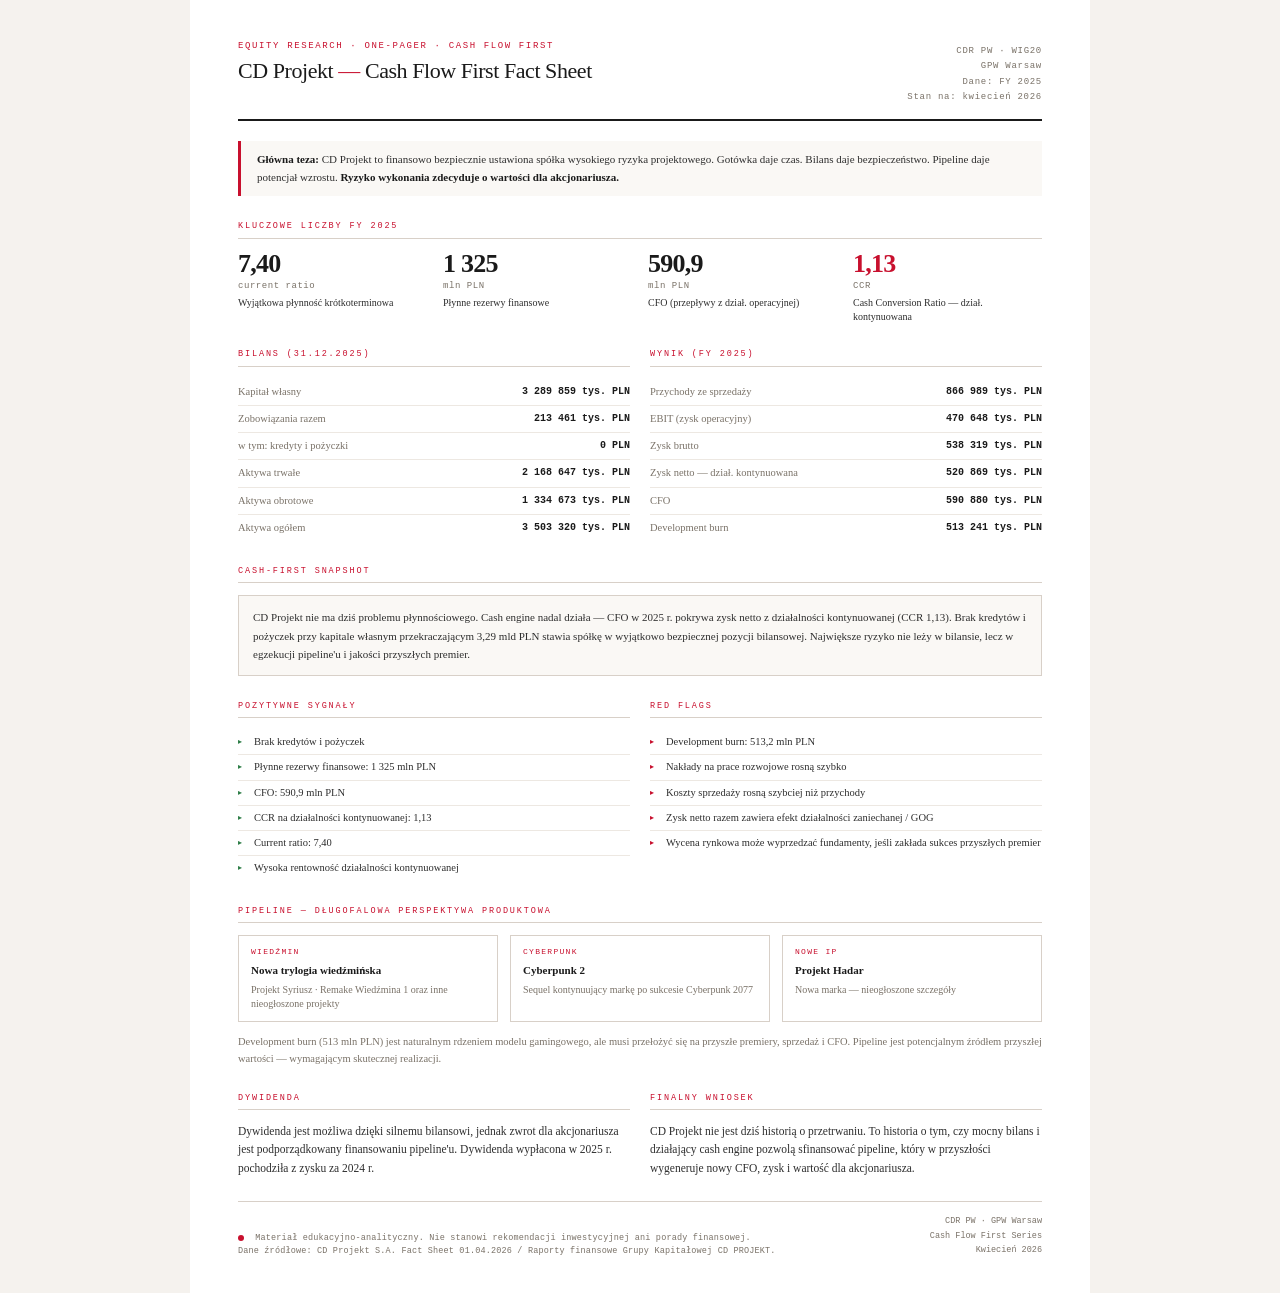
<file: docs/fact-sheet.html>
<!DOCTYPE html>
<html lang="pl">
<head>
<meta charset="UTF-8">
<meta name="viewport" content="width=device-width, initial-scale=1.0">
<title>CD Projekt — Cash Flow First Fact Sheet</title>
<style>
  :root {
    --red: #C8102E;
    --red-muted: #8B0A1E;
    --ink: #1A1A1A;
    --ink-soft: #2E2E2E;
    --rule: #D8D0C8;
    --rule-light: #EDE8E2;
    --bg: #F5F2EE;
    --card: #FFFFFF;
    --label: #7A7268;
    --small: 10px;
    --body: 11.5px;
    --caption: 10.5px;
  }

  * { box-sizing: border-box; margin: 0; padding: 0; }

  body {
    background: var(--bg);
    color: var(--ink);
    font-family: 'Georgia', 'Times New Roman', serif;
    font-size: var(--body);
    line-height: 1.55;
    -webkit-font-smoothing: antialiased;
  }

  .page {
    max-width: 900px;
    margin: 0 auto;
    padding: 40px 48px 36px;
    background: var(--card);
    min-height: 100vh;
  }

  /* ── HEADER ── */
  .header {
    display: grid;
    grid-template-columns: 1fr auto;
    align-items: start;
    border-bottom: 2.5px solid var(--ink);
    padding-bottom: 14px;
    margin-bottom: 20px;
    gap: 16px;
  }

  .header-left .overline {
    font-family: 'Courier New', monospace;
    font-size: 9px;
    letter-spacing: 0.18em;
    text-transform: uppercase;
    color: var(--red);
    margin-bottom: 4px;
  }

  .header-left h1 {
    font-size: 22px;
    font-weight: normal;
    letter-spacing: -0.02em;
    color: var(--ink);
    line-height: 1.2;
  }

  .header-left h1 span {
    color: var(--red);
  }

  .header-right {
    text-align: right;
    font-family: 'Courier New', monospace;
    font-size: 9px;
    color: var(--label);
    letter-spacing: 0.08em;
    padding-top: 4px;
    line-height: 1.7;
  }

  /* ── THESIS BAR ── */
  .thesis {
    border-left: 3px solid var(--red);
    padding: 10px 16px;
    background: #FAF8F5;
    margin-bottom: 24px;
    font-size: 11px;
    line-height: 1.6;
    color: var(--ink-soft);
  }

  .thesis strong {
    color: var(--ink);
    font-weight: bold;
  }

  /* ── SECTION LABEL ── */
  .section-label {
    font-family: 'Courier New', monospace;
    font-size: 8.5px;
    letter-spacing: 0.22em;
    text-transform: uppercase;
    color: var(--red);
    border-bottom: 1px solid var(--rule);
    padding-bottom: 4px;
    margin-bottom: 12px;
  }

  /* ── GRID ── */
  .grid-2 { display: grid; grid-template-columns: 1fr 1fr; gap: 20px; margin-bottom: 20px; }
  .grid-3 { display: grid; grid-template-columns: 1fr 1fr 1fr; gap: 20px; margin-bottom: 20px; }
  .grid-4 { display: grid; grid-template-columns: repeat(4, 1fr); gap: 16px; margin-bottom: 20px; }

  /* ── BIG NUMBER BLOCK ── */
  .kpi-block {
    padding: 0;
  }

  .kpi-value {
    font-size: 26px;
    font-weight: bold;
    letter-spacing: -0.03em;
    color: var(--ink);
    line-height: 1;
    margin-bottom: 3px;
  }

  .kpi-value.accent { color: var(--red); }

  .kpi-unit {
    font-family: 'Courier New', monospace;
    font-size: 9px;
    color: var(--label);
    letter-spacing: 0.06em;
  }

  .kpi-label {
    font-size: 10px;
    color: var(--ink-soft);
    margin-top: 3px;
    line-height: 1.4;
  }

  /* ── TEXT BLOCKS ── */
  .text-block {
    font-size: var(--body);
    color: var(--ink-soft);
    line-height: 1.6;
  }

  /* ── SIGNAL LIST ── */
  .signal-list {
    list-style: none;
    padding: 0;
    margin: 0;
  }

  .signal-list li {
    font-size: 10.5px;
    line-height: 1.55;
    padding: 4px 0 4px 16px;
    position: relative;
    border-bottom: 1px solid var(--rule-light);
    color: var(--ink-soft);
  }

  .signal-list li:last-child { border-bottom: none; }

  .signal-list li::before {
    content: '▸';
    position: absolute;
    left: 0;
    font-size: 8px;
    top: 6px;
  }

  .signal-list.positive li::before { color: #2D7D46; }
  .signal-list.negative li::before { color: var(--red); }

  /* ── METRICS TABLE ── */
  .metrics-table {
    width: 100%;
    border-collapse: collapse;
    font-size: 10.5px;
  }

  .metrics-table td {
    padding: 5px 0;
    border-bottom: 1px solid var(--rule-light);
    vertical-align: top;
  }

  .metrics-table td:last-child {
    text-align: right;
    font-family: 'Courier New', monospace;
    font-size: 10px;
    color: var(--ink);
    font-weight: bold;
    white-space: nowrap;
  }

  .metrics-table td:first-child {
    color: var(--label);
    padding-right: 8px;
  }

  .metrics-table tr:last-child td { border-bottom: none; }

  /* ── DIVIDER ── */
  .rule { border: none; border-top: 1px solid var(--rule); margin: 20px 0; }
  .rule-heavy { border: none; border-top: 2px solid var(--ink); margin: 20px 0; }

  /* ── PIPELINE ── */
  .pipeline-grid {
    display: grid;
    grid-template-columns: repeat(3, 1fr);
    gap: 12px;
    margin-bottom: 0;
  }

  .pipeline-item {
    border: 1px solid var(--rule);
    padding: 10px 12px;
  }

  .pipeline-franchise {
    font-family: 'Courier New', monospace;
    font-size: 8px;
    letter-spacing: 0.16em;
    text-transform: uppercase;
    color: var(--red);
    margin-bottom: 4px;
  }

  .pipeline-title {
    font-size: 11px;
    font-weight: bold;
    color: var(--ink);
    margin-bottom: 4px;
  }

  .pipeline-note {
    font-size: 10px;
    color: var(--label);
    line-height: 1.4;
  }

  /* ── FOOTER ── */
  .footer {
    border-top: 1px solid var(--rule);
    padding-top: 12px;
    margin-top: 24px;
    display: grid;
    grid-template-columns: 1fr auto;
    gap: 16px;
    align-items: end;
  }

  .disclaimer {
    font-family: 'Courier New', monospace;
    font-size: 8.5px;
    color: var(--label);
    line-height: 1.5;
    letter-spacing: 0.02em;
  }

  .footer-meta {
    font-family: 'Courier New', monospace;
    font-size: 8.5px;
    color: var(--label);
    text-align: right;
    line-height: 1.7;
  }

  .red-dot {
    display: inline-block;
    width: 6px;
    height: 6px;
    background: var(--red);
    border-radius: 50%;
    margin-right: 6px;
    vertical-align: middle;
  }

  .snapshot-box {
    background: #FAF8F5;
    border: 1px solid var(--rule);
    padding: 12px 14px;
    font-size: 11px;
    line-height: 1.65;
    color: var(--ink-soft);
  }

  .col-section { }

  @media print {
    body { background: white; }
    .page { padding: 24px 32px; min-height: auto; }
  }
</style>
</head>
<body>
<div class="page">

  <!-- HEADER -->
  <div class="header">
    <div class="header-left">
      <div class="overline">Equity Research · One-Pager · Cash Flow First</div>
      <h1>CD Projekt <span>—</span> Cash Flow First Fact Sheet</h1>
    </div>
    <div class="header-right">
      CDR PW · WIG20<br>
      GPW Warsaw<br>
      Dane: FY 2025<br>
      Stan na: kwiecień 2026
    </div>
  </div>

  <!-- THESIS -->
  <div class="thesis">
    <strong>Główna teza:</strong> CD Projekt to finansowo bezpiecznie ustawiona spółka wysokiego ryzyka projektowego.
    Gotówka daje czas. Bilans daje bezpieczeństwo. Pipeline daje potencjał wzrostu.
    <strong>Ryzyko wykonania zdecyduje o wartości dla akcjonariusza.</strong>
  </div>

  <!-- KPI ROW -->
  <div class="section-label">Kluczowe liczby FY 2025</div>
  <div class="grid-4" style="margin-bottom: 24px;">
    <div class="kpi-block">
      <div class="kpi-value">7,40</div>
      <div class="kpi-unit">current ratio</div>
      <div class="kpi-label">Wyjątkowa płynność krótkoterminowa</div>
    </div>
    <div class="kpi-block">
      <div class="kpi-value">1 325</div>
      <div class="kpi-unit">mln PLN</div>
      <div class="kpi-label">Płynne rezerwy finansowe</div>
    </div>
    <div class="kpi-block">
      <div class="kpi-value">590,9</div>
      <div class="kpi-unit">mln PLN</div>
      <div class="kpi-label">CFO (przepływy z dział. operacyjnej)</div>
    </div>
    <div class="kpi-block">
      <div class="kpi-value accent">1,13</div>
      <div class="kpi-unit">CCR</div>
      <div class="kpi-label">Cash Conversion Ratio — dział. kontynuowana</div>
    </div>
  </div>

  <!-- TWO COLUMNS: BILANS + RACHUNEK -->
  <div class="grid-2" style="margin-bottom: 24px;">
    <div class="col-section">
      <div class="section-label">Bilans (31.12.2025)</div>
      <table class="metrics-table">
        <tr><td>Kapitał własny</td><td>3 289 859 tys. PLN</td></tr>
        <tr><td>Zobowiązania razem</td><td>213 461 tys. PLN</td></tr>
        <tr><td>w tym: kredyty i pożyczki</td><td>0 PLN</td></tr>
        <tr><td>Aktywa trwałe</td><td>2 168 647 tys. PLN</td></tr>
        <tr><td>Aktywa obrotowe</td><td>1 334 673 tys. PLN</td></tr>
        <tr><td>Aktywa ogółem</td><td>3 503 320 tys. PLN</td></tr>
      </table>
    </div>
    <div class="col-section">
      <div class="section-label">Wynik (FY 2025)</div>
      <table class="metrics-table">
        <tr><td>Przychody ze sprzedaży</td><td>866 989 tys. PLN</td></tr>
        <tr><td>EBIT (zysk operacyjny)</td><td>470 648 tys. PLN</td></tr>
        <tr><td>Zysk brutto</td><td>538 319 tys. PLN</td></tr>
        <tr><td>Zysk netto — dział. kontynuowana</td><td>520 869 tys. PLN</td></tr>
        <tr><td>CFO</td><td>590 880 tys. PLN</td></tr>
        <tr><td>Development burn</td><td>513 241 tys. PLN</td></tr>
      </table>
    </div>
  </div>

  <!-- SNAPSHOT -->
  <div class="section-label">Cash-First Snapshot</div>
  <div class="snapshot-box" style="margin-bottom: 24px;">
    CD Projekt nie ma dziś problemu płynnościowego. Cash engine nadal działa —
    CFO w 2025 r. pokrywa zysk netto z działalności kontynuowanej (CCR 1,13).
    Brak kredytów i pożyczek przy kapitale własnym przekraczającym 3,29 mld PLN stawia spółkę
    w wyjątkowo bezpiecznej pozycji bilansowej.
    Największe ryzyko nie leży w bilansie, lecz w egzekucji pipeline'u i jakości przyszłych premier.
  </div>

  <!-- SIGNALS: 2 COLUMNS -->
  <div class="grid-2" style="margin-bottom: 24px;">
    <div class="col-section">
      <div class="section-label">Pozytywne sygnały</div>
      <ul class="signal-list positive">
        <li>Brak kredytów i pożyczek</li>
        <li>Płynne rezerwy finansowe: 1 325 mln PLN</li>
        <li>CFO: 590,9 mln PLN</li>
        <li>CCR na działalności kontynuowanej: 1,13</li>
        <li>Current ratio: 7,40</li>
        <li>Wysoka rentowność działalności kontynuowanej</li>
      </ul>
    </div>
    <div class="col-section">
      <div class="section-label">Red flags</div>
      <ul class="signal-list negative">
        <li>Development burn: 513,2 mln PLN</li>
        <li>Nakłady na prace rozwojowe rosną szybko</li>
        <li>Koszty sprzedaży rosną szybciej niż przychody</li>
        <li>Zysk netto razem zawiera efekt działalności zaniechanej / GOG</li>
        <li>Wycena rynkowa może wyprzedzać fundamenty, jeśli zakłada sukces przyszłych premier</li>
      </ul>
    </div>
  </div>

  <!-- PIPELINE -->
  <div class="section-label">Pipeline — długofalowa perspektywa produktowa</div>
  <div class="pipeline-grid" style="margin-bottom: 12px;">
    <div class="pipeline-item">
      <div class="pipeline-franchise">Wiedźmin</div>
      <div class="pipeline-title">Nowa trylogia wiedźmińska</div>
      <div class="pipeline-note">Projekt Syriusz · Remake Wiedźmina 1 oraz inne nieogłoszone projekty</div>
    </div>
    <div class="pipeline-item">
      <div class="pipeline-franchise">Cyberpunk</div>
      <div class="pipeline-title">Cyberpunk 2</div>
      <div class="pipeline-note">Sequel kontynuujący markę po sukcesie Cyberpunk 2077</div>
    </div>
    <div class="pipeline-item">
      <div class="pipeline-franchise">Nowe IP</div>
      <div class="pipeline-title">Projekt Hadar</div>
      <div class="pipeline-note">Nowa marka — nieogłoszone szczegóły</div>
    </div>
  </div>
  <div class="text-block" style="font-size: 10.5px; color: var(--label); margin-bottom: 24px;">
    Development burn (513 mln PLN) jest naturalnym rdzeniem modelu gamingowego, ale musi przełożyć się na przyszłe premiery, sprzedaż i CFO.
    Pipeline jest potencjalnym źródłem przyszłej wartości — wymagającym skutecznej realizacji.
  </div>

  <!-- DYWIDENDA + WNIOSEK -->
  <div class="grid-2" style="margin-bottom: 0;">
    <div class="col-section">
      <div class="section-label">Dywidenda</div>
      <div class="text-block">
        Dywidenda jest możliwa dzięki silnemu bilansowi, jednak zwrot dla akcjonariusza jest podporządkowany finansowaniu pipeline'u.
        Dywidenda wypłacona w 2025 r. pochodziła z zysku za 2024 r.
      </div>
    </div>
    <div class="col-section">
      <div class="section-label">Finalny wniosek</div>
      <div class="text-block">
        CD Projekt nie jest dziś historią o przetrwaniu. To historia o tym, czy mocny bilans i działający cash engine
        pozwolą sfinansować pipeline, który w przyszłości wygeneruje nowy CFO, zysk i wartość dla akcjonariusza.
      </div>
    </div>
  </div>

  <!-- FOOTER -->
  <div class="footer">
    <div class="disclaimer">
      <span class="red-dot"></span>
      Materiał edukacyjno-analityczny. Nie stanowi rekomendacji inwestycyjnej ani porady finansowej.<br>
      Dane źródłowe: CD Projekt S.A. Fact Sheet 01.04.2026 / Raporty finansowe Grupy Kapitałowej CD PROJEKT.
    </div>
    <div class="footer-meta">
      CDR PW · GPW Warsaw<br>
      Cash Flow First Series<br>
      Kwiecień 2026
    </div>
  </div>

</div>
</body>
</html>
</file>
<file: docs/style.css>
/* ============================================================
   DESIGN TOKENS — equity research dark theme
   ============================================================ */
:root {
  /* Surfaces — clearly differentiated */
  --bg:        #0F131A;
  --surface:   #171D26;
  --surface-2: #202734;
  --surface-3: #252E3D;

  /* Borders */
  --border:     #2A3140;
  --border-mid: #334055;

  /* Text — improved contrast */
  --text:       #F2F4F8;
  --text-muted: #CAD2DD;
  --text-soft:  #A8B2C2;

  /* Accent — CD Projekt red, used sparingly */
  --accent:        #D71920;
  --accent-hover:  #A90F18;
  --accent-soft:   rgba(215, 25, 32, 0.05);
  --accent-border: rgba(215, 25, 32, 0.22);

  /* Gold — takeaway / investor boxes */
  --gold:        #C49A27;
  --gold-soft:   rgba(196, 154, 39, 0.08);
  --gold-border: rgba(196, 154, 39, 0.25);

  /* Shadows */
  --shadow-md: 0 6px 24px rgba(0,0,0,0.40);
  --shadow-sm: 0 3px 10px rgba(0,0,0,0.30);

  /* Radius */
  --radius-lg: 10px;
  --radius-md:  7px;
  --radius-sm:  4px;

  /* Layout */
  --max-width:     1280px;
  --sidebar-width: 210px;

  /* Typography */
  --ff: "Segoe UI", -apple-system, BlinkMacSystemFont, system-ui, sans-serif;
}

/* ============================================================
   RESET
   ============================================================ */
*, *::before, *::after { box-sizing: border-box; margin: 0; }
html { scroll-behavior: smooth; }

body {
  font-family: var(--ff);
  font-size: 1rem;
  line-height: 1.65;
  color: var(--text);
  background-color: var(--bg);
}

a { color: inherit; text-decoration: none; }
button, input, select, textarea { font: inherit; color: inherit; }
button { cursor: pointer; background: transparent; border: 0; padding: 0; }
p { margin-top: 0; }

/* ============================================================
   SKIP LINK
   ============================================================ */
.skip-link {
  position: absolute; left: 1rem; top: -4rem;
  z-index: 100;
  padding: 0.5rem 1rem;
  background: var(--accent); color: #fff;
  font-size: 0.88rem; font-weight: 600;
  border-radius: var(--radius-sm);
  transition: top 160ms;
}
.skip-link:focus { top: 1rem; }

/* ============================================================
   PAGE SHELL
   ============================================================ */
.page-shell {
  width: min(calc(100% - 2rem), var(--max-width));
  margin: 0 auto;
  padding-bottom: 5rem;
}

/* ============================================================
   SITE HEADER
   ============================================================ */
.site-header { padding: 1.75rem 0 0; }

.brand-lockup {
  padding: 1.5rem 2rem;
  border: 1px solid var(--border);
  border-top: 3px solid var(--accent);
  border-radius: var(--radius-lg);
  background: var(--surface);
}

.eyebrow {
  display: inline-flex; align-items: center; gap: 0.5rem;
  font-size: 0.68rem; font-weight: 700;
  letter-spacing: 0.12em; text-transform: uppercase;
  color: var(--accent);
}
.eyebrow::before {
  content: ""; display: inline-block;
  width: 16px; height: 2px;
  background: var(--accent); flex-shrink: 0;
}

.brand-lockup h1 {
  margin: 0.5rem 0 0.7rem;
  font-size: clamp(1.55rem, 2.8vw, 2.5rem);
  font-weight: 700; line-height: 1.05; letter-spacing: -0.01em;
}

.hero-thesis {
  margin: 0; font-size: 0.97rem;
  color: var(--text-muted); max-width: 70ch; line-height: 1.7;
}

/* ============================================================
   LAYOUT BODY (sidebar + main)
   ============================================================ */
.layout-body {
  display: grid;
  grid-template-columns: var(--sidebar-width) 1fr;
  gap: 1.5rem;
  align-items: start;
  margin-top: 1.5rem;
}

/* ============================================================
   SIDEBAR NAV — calm, secondary role
   ============================================================ */
.section-nav {
  position: sticky; top: 1.5rem;
  max-height: calc(100vh - 3rem); overflow-y: auto;
  padding: 0.75rem 0.8rem;
  border: 1px solid var(--border);
  border-top: 2px solid var(--gold);
  border-radius: var(--radius-lg);
  background: var(--surface);
  scrollbar-width: thin;
  scrollbar-color: var(--border) transparent;
}
.section-nav::-webkit-scrollbar { width: 3px; }
.section-nav::-webkit-scrollbar-thumb { background: var(--border); }

.nav-toggle {
  display: none; width: 100%;
  padding: 0.7rem 0.85rem;
  border: 1px solid var(--border-mid);
  border-radius: var(--radius-md);
  font-size: 0.8rem; font-weight: 600;
  letter-spacing: 0.07em; text-transform: uppercase;
  color: var(--text-muted); text-align: left;
  transition: background 140ms, color 140ms;
}
.nav-toggle:hover { background: rgba(255,255,255,0.04); color: var(--text); }

.section-nav ul {
  list-style: none; padding: 0;
  display: flex; flex-direction: column; gap: 0.05rem;
}

.section-nav a {
  display: block;
  padding: 0.42rem 0.65rem;
  border-radius: var(--radius-sm);
  font-size: 0.81rem; color: var(--text-soft);
  border-left: 2px solid transparent;
  transition: color 130ms, background 130ms, border-color 130ms;
}
.section-nav a:hover,
.section-nav a:focus-visible {
  color: var(--text-muted); background: rgba(255,255,255,0.04); outline: none;
}
.section-nav a.is-active {
  color: var(--text-muted);
  border-left-color: var(--accent);
  background: var(--accent-soft);
}

/* ============================================================
   MAIN — more breathing room between sections
   ============================================================ */
main { display: grid; gap: 1.75rem; min-width: 0; }

main section[id], main .hero-panel { scroll-margin-top: 2rem; }

/* ============================================================
   HERO PANEL — 4 KPI tiles
   ============================================================ */
.hero-panel {
  padding: 1.5rem 1.75rem;
  border: 1px solid var(--border);
  border-top: 3px solid var(--accent);
  border-radius: var(--radius-lg);
  background: var(--surface);
}

.hero-kpi-grid {
  display: grid;
  grid-template-columns: repeat(4, 1fr);
  gap: 0.75rem;
}

.hero-kpi {
  background: var(--surface-2);
  border: 1px solid var(--border);
  border-radius: var(--radius-md);
  padding: 1.15rem 1.35rem;
  display: flex; flex-direction: column; gap: 0.3rem;
}

/* ============================================================
   QUICK READ — 60 seconds
   ============================================================ */
.quick-read-section {
  padding: 1.4rem 1.75rem;
  border: 1px solid var(--border);
  border-left: 3px solid var(--accent);
  border-radius: var(--radius-lg);
  background: var(--surface);
}

.quick-read-heading {
  font-size: 0.68rem; font-weight: 700;
  letter-spacing: 0.15em; text-transform: uppercase;
  color: var(--accent); margin-bottom: 1rem;
}

.quick-read-list {
  list-style: none; counter-reset: quick;
  padding: 0; display: flex; flex-direction: column; gap: 0.7rem;
}

.quick-read-list li {
  counter-increment: quick;
  display: flex; align-items: baseline; gap: 0.85rem;
  font-size: 0.95rem; color: var(--text-muted); line-height: 1.65;
  max-width: 72ch;
}
.quick-read-list li::before {
  content: "0" counter(quick);
  flex-shrink: 0; min-width: 1.8rem;
  font-size: 0.68rem; font-weight: 700;
  letter-spacing: 0.06em; color: var(--accent);
}

/* ============================================================
   KPI SHARED (hero-kpi + kpi-item)
   ============================================================ */
.kpi-label {
  font-size: 0.67rem; font-weight: 600;
  letter-spacing: 0.1em; text-transform: uppercase;
  color: var(--text-soft);
}

.kpi-num {
  font-size: clamp(1.6rem, 2.4vw, 2.2rem);
  font-weight: 700; letter-spacing: -0.02em;
  line-height: 1; color: var(--text);
  font-variant-numeric: tabular-nums;
}

.kpi-meta {
  font-size: 0.77rem; color: var(--text-muted); line-height: 1.45;
}

/* ============================================================
   KPI TRIO — 3 numbers per section, cards with own border
   ============================================================ */
.kpi-trio {
  display: grid; grid-template-columns: repeat(3, 1fr);
  gap: 0.75rem;
  margin-bottom: 1.25rem;
}

.kpi-item {
  background: var(--surface-2);
  border: 1px solid var(--border);
  border-radius: var(--radius-md);
  padding: 1rem 1.2rem;
  display: flex; flex-direction: column; gap: 0.25rem;
}

/* ============================================================
   SECTION THESIS
   ============================================================ */
.section-thesis {
  font-size: 1rem; font-weight: 400;
  color: var(--text); max-width: 70ch;
  line-height: 1.7; margin-bottom: 1.25rem;
}

/* ============================================================
   CONTENT SECTIONS — more padding on desktop
   ============================================================ */
.hero-panel,
.content-section,
.quick-read-section {
  position: relative;
}

.content-section {
  padding: 2rem 2.25rem;
  border: 1px solid var(--border);
  border-radius: var(--radius-lg);
  background: var(--surface);
}

/* ============================================================
   SECTION HEADING
   ============================================================ */
.section-heading {
  display: flex; flex-direction: column; gap: 0.1rem;
  margin-bottom: 1.35rem;
  padding-bottom: 1rem; border-bottom: 1px solid var(--border);
  position: relative;
}
.section-heading::after {
  content: ""; position: absolute; bottom: -1px; left: 0;
  width: 36px; height: 2px; background: var(--accent);
}

.section-kicker {
  font-size: 0.65rem; font-weight: 700;
  letter-spacing: 0.16em; text-transform: uppercase;
  color: var(--accent);
}

.section-heading h2 {
  font-size: clamp(1.2rem, 2vw, 1.8rem);
  font-weight: 700; letter-spacing: -0.01em; line-height: 1.1;
}

.section-intro {
  font-size: 0.9rem; color: var(--text-muted);
  margin-bottom: 1.1rem; max-width: 70ch; line-height: 1.7;
}

/* ============================================================
   SECTION GRID (2 columns)
   ============================================================ */
.section-grid {
  display: grid;
  grid-template-columns: minmax(0, 1.5fr) minmax(220px, 0.7fr);
  gap: 1rem;
}

/* ============================================================
   PROSE / NOTE / TAKEAWAY CARDS
   ============================================================ */
.prose-card,
.note-card,
.takeaway-box,
.timeline-detail,
.scenario-switcher,
.data-table-card {
  padding: 1.25rem 1.45rem;
  border: 1px solid var(--border);
  border-radius: var(--radius-md);
  background: var(--surface-2);
}

.prose-card p,
.note-card p {
  color: var(--text-muted);
  line-height: 1.7;
  max-width: 68ch;
}
.prose-card p + p,
.note-card p + p { margin-top: 0.8rem; }
.prose-card p:last-child, .note-card p:last-child { margin-bottom: 0; }

/* Takeaway — gold left border */
.takeaway-box {
  border-left: 3px solid var(--gold);
  border-color: var(--border);
  border-left-color: var(--gold);
  background: var(--surface-2);
  padding-left: 1.25rem;
}

.takeaway-box h3 {
  font-size: 0.65rem; font-weight: 700;
  letter-spacing: 0.14em; text-transform: uppercase;
  color: var(--gold); margin-bottom: 0.6rem;
}
.takeaway-box p {
  color: var(--text-muted); margin: 0; line-height: 1.7; max-width: 68ch;
}
.takeaway-box p + p { margin-top: 0.6rem; }
.takeaway-box ul { margin-top: 0.6rem; }

.note-card h3 {
  font-size: 0.94rem; font-weight: 700;
  color: var(--text); margin-bottom: 0.65rem;
}

/* Final verdict */
.final-view-card {
  border-top: 2px solid var(--accent) !important;
  font-size: 1rem;
}
.final-view-card p {
  color: var(--text-muted); line-height: 1.7; max-width: 72ch;
}
.final-view-card p + p { margin-top: 0.85rem; }
.final-view-card p:first-child {
  font-size: 1.05rem; font-weight: 500; color: var(--text);
}

/* ============================================================
   SIGNAL BLOCK
   ============================================================ */
.signal-block {
  margin: 1.2rem 0;
  padding: 1rem 1.3rem;
  border-left: 3px solid var(--accent);
  border-radius: 0 var(--radius-sm) var(--radius-sm) 0;
  background: var(--surface-3);
  color: var(--text);
  font-style: normal; font-size: 0.97rem;
  font-weight: 500; line-height: 1.65; max-width: 68ch;
}

/* ============================================================
   BULLET LIST
   ============================================================ */
.bullet-list {
  list-style: none; padding: 0; margin: 0;
  color: var(--text-muted);
}
.bullet-list li {
  position: relative;
  padding: 0.45rem 0 0.45rem 1.35rem;
  border-bottom: 1px solid var(--border);
  font-size: 0.9rem; line-height: 1.6;
}
.bullet-list li:last-child { border-bottom: none; }
.bullet-list li::before {
  content: ""; position: absolute; left: 0.1rem; top: 0.85em;
  width: 6px; height: 6px;
  border: 1.5px solid var(--accent-border);
  transform: rotate(45deg);
}

/* ============================================================
   ACCORDIONS
   ============================================================ */
.accordion-group { display: grid; gap: 0.55rem; margin-top: 1.25rem; }

.accordion-item {
  border: 1px solid var(--border);
  border-radius: var(--radius-md);
  background: var(--surface-2); overflow: hidden;
  transition: border-color 150ms;
}
.accordion-item:has(.accordion-trigger[aria-expanded="true"]) {
  border-color: var(--border-mid);
}

.accordion-item h3 { margin: 0; }

.accordion-trigger {
  width: 100%; display: flex;
  justify-content: space-between; align-items: center;
  gap: 1rem; text-align: left;
  padding: 0.9rem 1.15rem;
  background: transparent; border: 0; cursor: pointer;
  font-size: 0.91rem; font-weight: 600;
  color: var(--text-muted);
  transition: color 130ms, background 130ms;
}
.accordion-trigger:hover { color: var(--text); background: rgba(255,255,255,0.02); }
.accordion-trigger[aria-expanded="true"] { color: var(--text); }

/* +/− indicator */
.accordion-trigger::after {
  content: "+"; flex-shrink: 0;
  width: 20px; height: 20px;
  display: inline-flex; align-items: center; justify-content: center;
  border: 1px solid var(--border-mid); border-radius: var(--radius-sm);
  font-size: 0.92rem; font-weight: 400; color: var(--text-soft);
  transition: border-color 130ms, color 130ms;
}
.accordion-trigger[aria-expanded="true"]::after {
  content: "−"; border-color: var(--accent-border); color: var(--accent);
}

.accordion-trigger:focus-visible {
  outline: none; box-shadow: inset 0 0 0 2px var(--accent-border);
}

.accordion-panel {
  padding: 0 1.15rem 1.25rem;
  font-size: 0.93rem; color: var(--text-muted);
  line-height: 1.7;
}
.accordion-panel p:first-child { margin-top: 0; }
.accordion-panel p { margin-bottom: 0.8rem; max-width: 68ch; }
.accordion-panel p:last-child { margin-bottom: 0; }

/* ============================================================
   DATA TABLES
   ============================================================ */
.data-table-card { overflow-x: auto; }

.data-table-card table {
  width: 100%; border-collapse: collapse; font-size: 0.875rem;
}

.data-table-card caption {
  text-align: left; margin-bottom: 0.85rem;
  padding-bottom: 0.55rem; border-bottom: 1px solid var(--border);
  font-size: 0.66rem; font-weight: 700;
  letter-spacing: 0.12em; text-transform: uppercase; color: var(--text-soft);
}

.data-table-card thead th {
  padding: 0.75rem 1rem;
  background: var(--surface-3);
  border-bottom: 1px solid var(--border-mid);
  font-size: 0.69rem; font-weight: 700;
  letter-spacing: 0.08em; text-transform: uppercase;
  color: var(--text-muted); text-align: left; white-space: nowrap;
}

.data-table-card tbody tr {
  border-bottom: 1px solid var(--border);
  transition: background 110ms;
}
.data-table-card tbody tr:hover { background: rgba(255,255,255,0.03); }
/* Subtle zebra — barely visible */
.data-table-card tbody tr:nth-child(even) { background: rgba(255,255,255,0.018); }
.data-table-card tbody tr:nth-child(even):hover { background: rgba(255,255,255,0.04); }
.data-table-card tbody tr:last-child { border-bottom: none; }

.data-table-card th[scope="row"] {
  padding: 0.7rem 1rem;
  font-size: 0.875rem; font-weight: 600;
  color: var(--text-muted); white-space: nowrap; vertical-align: top;
}
.data-table-card td {
  padding: 0.7rem 1rem; vertical-align: top; color: var(--text-muted);
  line-height: 1.55;
}

/* ============================================================
   TIMELINE
   ============================================================ */
.timeline {
  display: flex; flex-wrap: wrap; gap: 0.5rem; margin-bottom: 1rem;
}

.timeline-item {
  padding: 0.5rem 1rem;
  border: 1px solid var(--border-mid);
  border-radius: 999px;
  background: var(--surface-2);
  font-size: 0.84rem; font-weight: 600; color: var(--text-soft);
  transition: color 130ms, border-color 130ms, background 130ms;
}
.timeline-item:hover { color: var(--text); border-color: var(--border-mid); }
.timeline-item.is-active {
  color: var(--text); border-color: var(--accent-border);
  background: var(--accent-soft);
}

.timeline-detail { min-height: 80px; }

.timeline-panel h3 {
  font-size: 1.05rem; font-weight: 700;
  color: var(--text); margin-bottom: 0.55rem;
}
.timeline-panel p { color: var(--text-muted); margin: 0; line-height: 1.7; max-width: 68ch; }

/* ============================================================
   SCENARIO TABS
   ============================================================ */
.scenario-switcher {
  margin-top: 1.25rem; padding: 0;
  border-color: var(--border-mid); overflow: hidden;
}

.scenario-tabs {
  display: flex; border-bottom: 1px solid var(--border);
}

.scenario-tab {
  flex: 1; padding: 0.75rem 1rem;
  border: 0; border-bottom: 2px solid transparent;
  background: transparent; cursor: pointer;
  font-size: 0.78rem; font-weight: 700;
  letter-spacing: 0.08em; text-transform: uppercase;
  color: var(--text-soft); margin-bottom: -1px;
  transition: color 130ms, border-color 130ms, background 130ms;
}
.scenario-tab:hover { color: var(--text-muted); background: rgba(255,255,255,0.02); }
.scenario-tab.is-active {
  color: var(--text); border-bottom-color: var(--accent);
  background: var(--accent-soft);
}

.scenario-panels { padding: 1.25rem 1.45rem; }

.scenario-panel h3 {
  font-size: 1rem; font-weight: 700;
  color: var(--text); margin-bottom: 0.6rem;
}
.scenario-panel p { color: var(--text-muted); margin: 0; line-height: 1.7; max-width: 68ch; }
.scenario-panel p + p { margin-top: 0.7rem; }

/* ============================================================
   RISK GRID
   ============================================================ */
.risk-grid {
  display: grid; grid-template-columns: repeat(3, minmax(0, 1fr));
  gap: 0.85rem; margin-bottom: 1.25rem;
}

.risk-card {
  border: 1px solid var(--border);
  border-top: 2px solid var(--accent-border);
  border-radius: var(--radius-md);
  background: var(--surface-2); overflow: hidden;
  transition: border-top-color 150ms;
}
.risk-card:hover { border-top-color: var(--accent); }

.risk-trigger {
  width: 100%; display: flex;
  justify-content: space-between; align-items: center;
  gap: 1rem; text-align: left;
  padding: 0.95rem 1.1rem;
  border: 0; background: transparent; cursor: pointer;
  transition: background 130ms;
}
.risk-trigger:hover { background: rgba(255,255,255,0.02); }

.risk-trigger span {
  font-size: 0.91rem; font-weight: 700; color: var(--text);
}

/* Chevron */
.risk-trigger::after {
  content: "▾"; flex-shrink: 0;
  font-size: 0.85rem; color: var(--text-soft);
  transition: transform 170ms, color 130ms;
}
.risk-trigger[aria-expanded="true"]::after {
  transform: rotate(180deg); color: var(--accent);
}
.risk-trigger:focus-visible {
  outline: none; box-shadow: inset 0 0 0 2px var(--accent-border);
}

.risk-body {
  padding: 0 1.1rem 1.1rem;
  font-size: 0.875rem; color: var(--text-muted);
}
.risk-body p { margin: 0.5rem 0; line-height: 1.65; }
.risk-body p:first-child { margin-top: 0; }
.risk-body strong { color: var(--text); font-weight: 600; }

/* ============================================================
   GLOSSARY TERM BUTTONS
   ============================================================ */
.glossary-term {
  display: inline-flex; align-items: center;
  padding: 0.07rem 0.38rem;
  border: 1px solid var(--gold-border); border-radius: 3px;
  background: var(--gold-soft);
  color: var(--gold); font-size: 0.9em; font-weight: 600;
  cursor: pointer;
  transition: background 130ms, border-color 130ms;
}
.glossary-term:hover,
.glossary-term:focus-visible {
  background: rgba(196,154,39,0.14);
  border-color: rgba(196,154,39,0.45); outline: none;
}

/* ============================================================
   GLOSSARY POPOVER
   ============================================================ */
.tooltip-layer { position: fixed; inset: 0; pointer-events: none; z-index: 60; }

.glossary-popover {
  position: fixed;
  max-width: min(320px, calc(100vw - 24px));
  padding: 0.9rem 1.05rem;
  border: 1px solid var(--gold-border);
  border-top: 2px solid var(--gold);
  border-radius: var(--radius-md);
  background: #131820;
  box-shadow: var(--shadow-md);
  z-index: 80;
}
.glossary-popover h3 {
  font-size: 0.75rem; font-weight: 700;
  letter-spacing: 0.12em; text-transform: uppercase;
  color: var(--gold); margin-bottom: 0.35rem;
}
.glossary-popover p {
  font-size: 0.87rem; color: var(--text-muted); line-height: 1.6; margin: 0;
}

/* ============================================================
   FOCUS
   ============================================================ */
.accordion-trigger:focus-visible,
.risk-trigger:focus-visible,
.timeline-item:focus-visible,
.scenario-tab:focus-visible,
.nav-toggle:focus-visible,
.glossary-term:focus-visible {
  outline: 2px solid var(--accent-border); outline-offset: 2px;
}

/* ============================================================
   RESPONSIVE ≤ 960px — collapse to single column
   ============================================================ */
@media (max-width: 960px) {
  .layout-body { grid-template-columns: 1fr; margin-top: 1rem; }

  .section-nav { position: static; max-height: none; overflow: visible; }
  .nav-toggle { display: block; }
  .section-nav ul { display: none; flex-direction: row; flex-wrap: wrap; gap: 0.3rem; margin-top: 0.55rem; }
  .section-nav ul.is-open { display: flex; }
  .section-nav a {
    border-left: none; border: 1px solid var(--border);
    border-radius: var(--radius-sm); font-size: 0.8rem;
    padding: 0.35rem 0.65rem; white-space: nowrap;
  }
  .section-nav a.is-active {
    border-color: var(--accent-border); background: var(--accent-soft);
  }

  .hero-kpi-grid { grid-template-columns: repeat(2, 1fr); }
  .kpi-trio { grid-template-columns: repeat(3, 1fr); }
  .section-grid { grid-template-columns: 1fr; }
  .risk-grid { grid-template-columns: repeat(2, 1fr); }

  main section[id], main .hero-panel { scroll-margin-top: 24px; }
}

/* ============================================================
   RESPONSIVE ≤ 640px — mobile, compact
   ============================================================ */
@media (max-width: 640px) {
  .page-shell { width: min(calc(100% - 1.25rem), var(--max-width)); padding-bottom: 3rem; }
  .content-section { padding: 1.25rem 1.15rem; }
  .hero-panel, .quick-read-section { padding: 1.25rem 1.1rem; }
  .brand-lockup { padding: 1.1rem 1.2rem; }

  .hero-kpi-grid { grid-template-columns: repeat(2, 1fr); gap: 0.5rem; }
  .kpi-trio { grid-template-columns: 1fr; gap: 0.5rem; }
  .risk-grid { grid-template-columns: 1fr; }
  .section-grid { grid-template-columns: 1fr; }

  main { gap: 1.25rem; }

  .scenario-tabs { flex-direction: column; }
  .scenario-tab {
    border-bottom: none; border-left: 2px solid transparent;
    text-align: left; margin-bottom: 0;
  }
  .scenario-tab.is-active { border-left-color: var(--accent); }

  .timeline { display: grid; grid-template-columns: 1fr 1fr; }
  .data-table-card { overflow-x: auto; }
}

/* ============================================================
   REDUCED MOTION
   ============================================================ */
@media (prefers-reduced-motion: reduce) {
  html { scroll-behavior: auto; }
  *, *::before, *::after { transition: none !important; animation: none !important; }
}
.hero-actions {
  margin-top: 1rem;
}

.hero-button {
  display: inline-flex;
  align-items: center;
  gap: 0.45rem;
  padding: 0.7rem 1rem;
  border: 1px solid var(--accent-border);
  border-radius: 999px;
  background: var(--accent-soft);
  color: var(--text);
  font-size: 0.9rem;
  font-weight: 700;
  text-decoration: none;
}

.hero-button:hover,
.hero-button:focus-visible {
  border-color: var(--accent);
  color: #fff;
}
</file>
